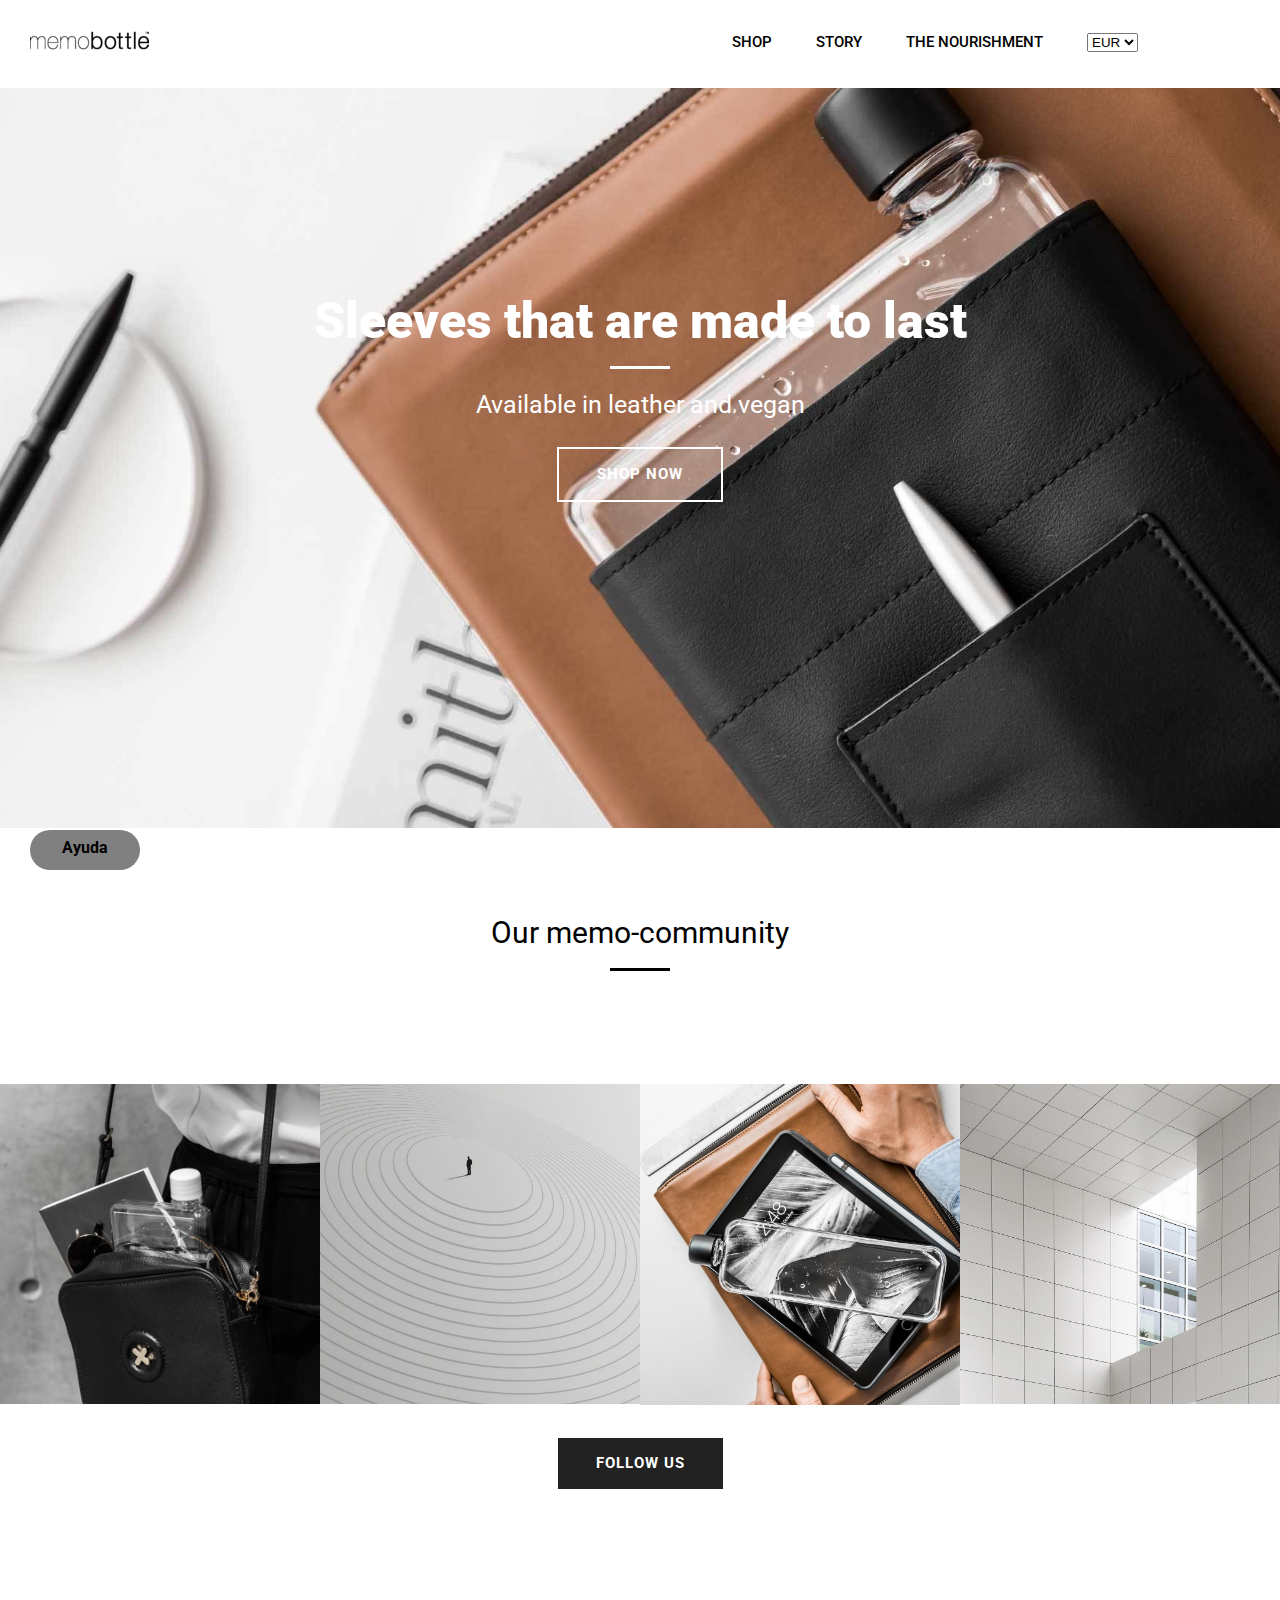
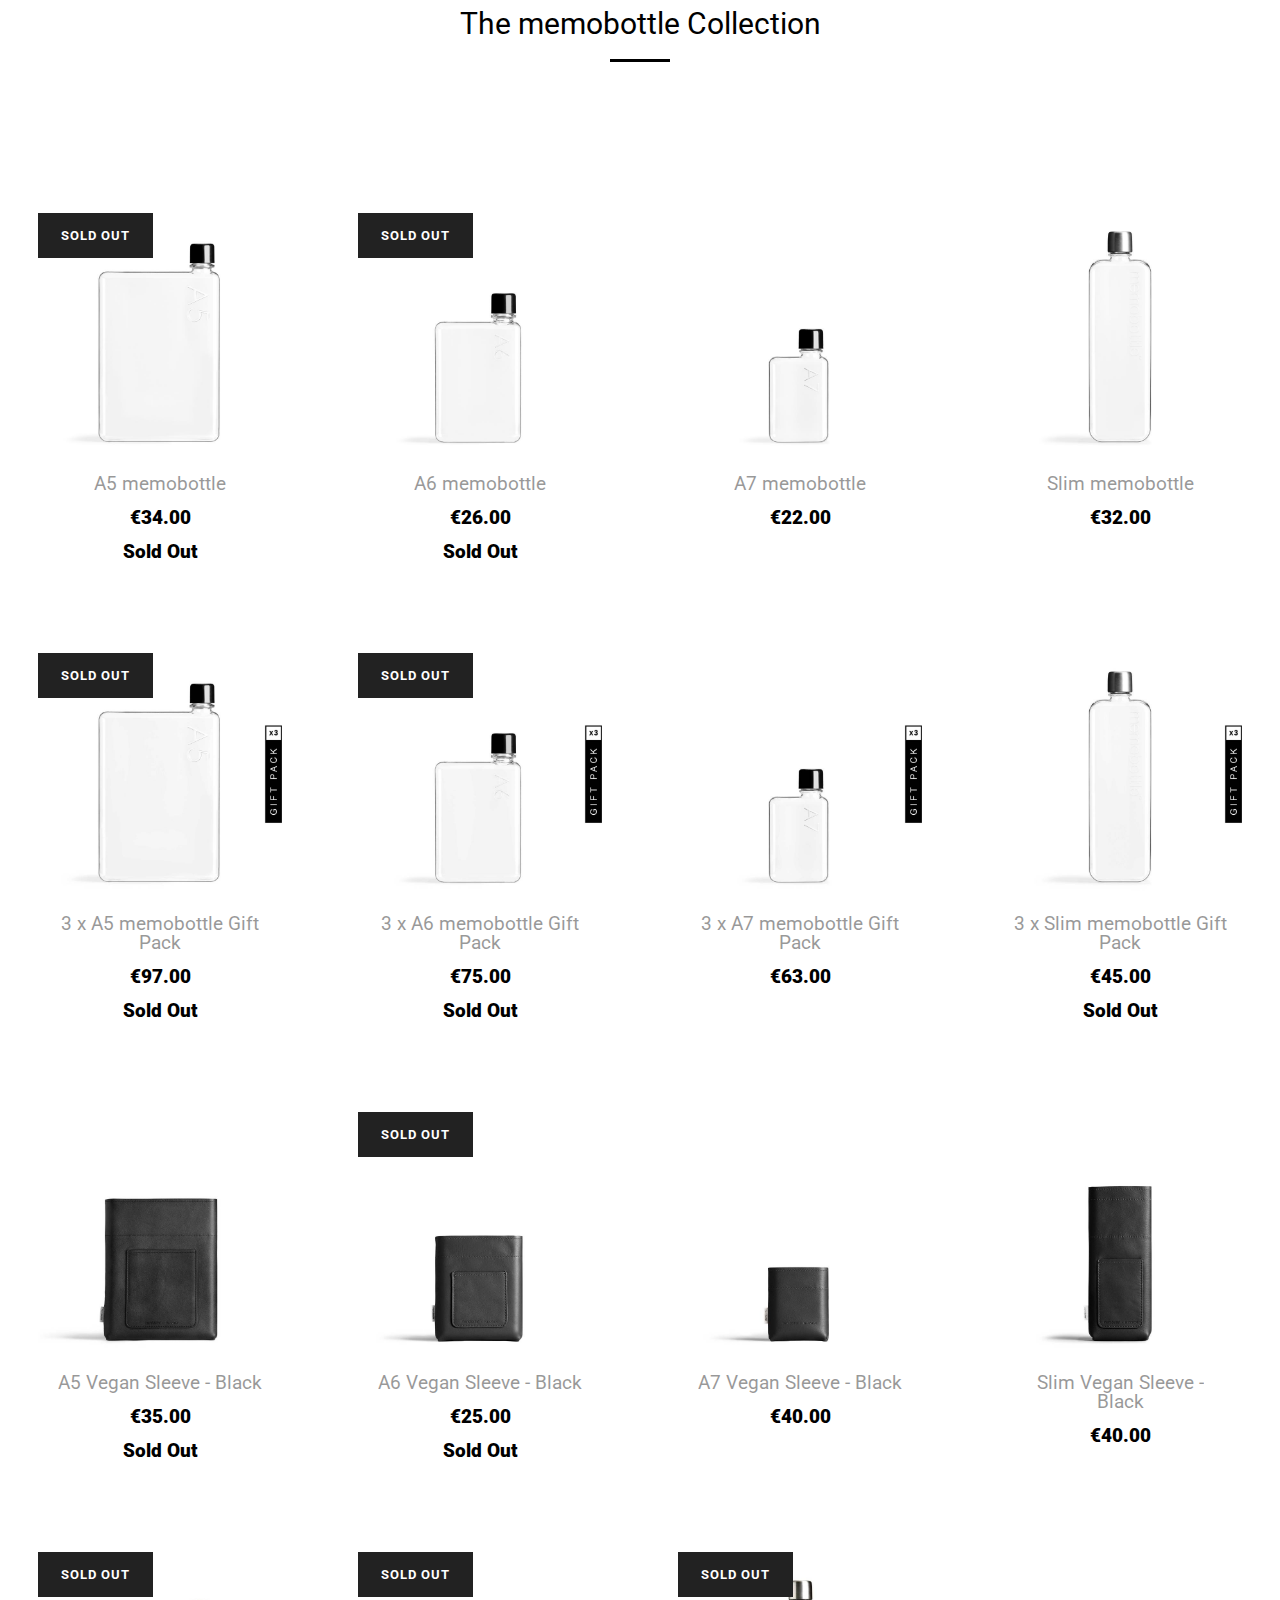
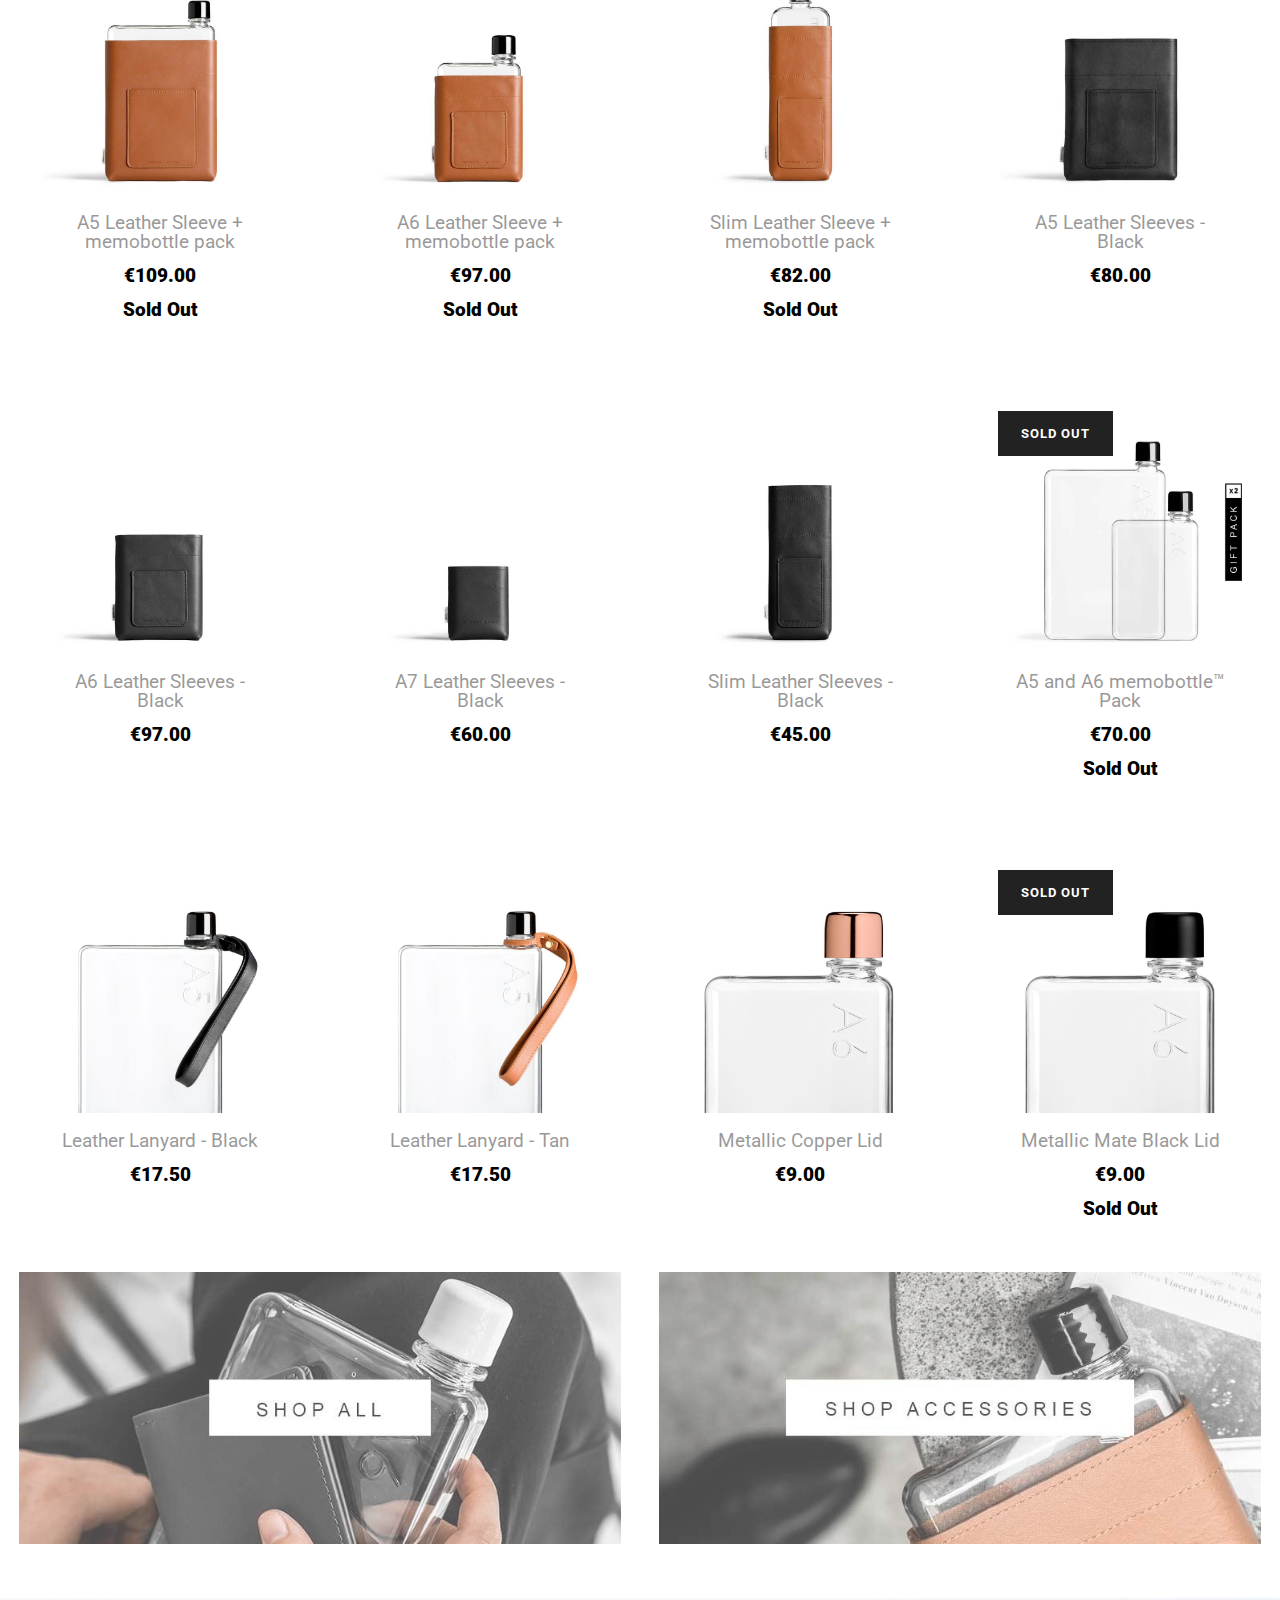
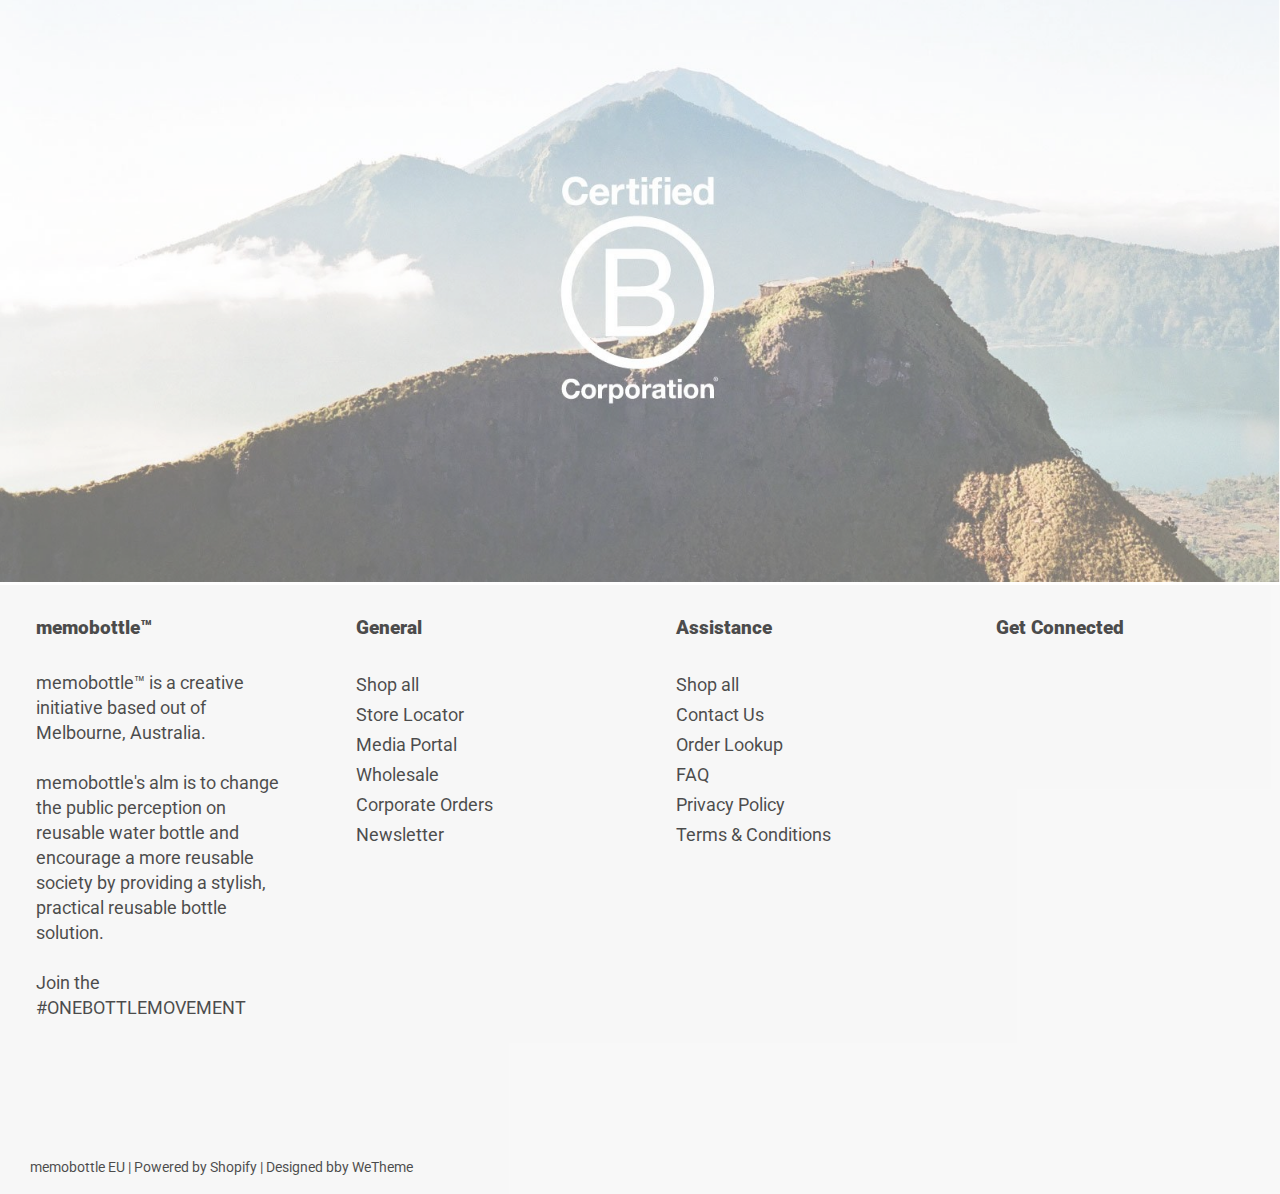
<file: index.html>
<!DOCTYPE html>
<html lang="es">

<head>
    <meta charset="utf-8" />
    <title>Base de código</title>
    <!--<meta name=viewport content="initial-scale=1.0, width=device-width" />-->
    <link rel="stylesheet" href="css/reset.css" />
    <link rel="stylesheet" href="css/estilos.css" />
    <link rel="stylesheet" href="https://use.fontawesome.com/releases/v5.8.1/css/all.css" integrity="sha384-50oBUHEmvpQ+1lW4y57PTFmhCaXp0ML5d60M1M7uH2+nqUivzIebhndOJK28anvf" crossorigin="anonymous">
</head>

<body>
    <div class="nav-bar">
        <div class="burger">
            <a href="index.html" class=lanzador-menu id="enlace-menu">
                <i class="fas fa-bars"></i>
            </a></div>
        
        <div class="cart">
            <a href="/cart" class="site-header__cart-toggle js-drawer-open-right-link" aria-controls="CartDrawer" aria-expanded="false"></a>
                        <i class="fa fa-shopping-cart fa-lg"></i></div>
        
        <div>
            <a href="index.html">
                <img src="img/logo.png">
            </a></div>
        
        
        <div id="menu" class="navegacion">
            <ul class="site-nav">
                
                <li><a href="index.html">Shop</a></li>
                <li><a href="story.html">Story</a></li>
                <li><a href="story.html">The Nourishment</a></li>

            </ul>

            <ul class="icon-links">
                <li>
                    <select class="idiom" name="currencies">
                        <option value="EUR" selected="selected">EUR</option>
                        <option value="GBP">GBP</option>
                        <option value="SEK">SEK</option>
                        <option value="NOK">NOK</option>
                        <option value="CHF">CHF</option>
                        <option value="DKK">DKK</option>
                        <option value="RUB">RUB</option>
                        <option value="HRK">HRK</option>
                        <option value="CZK">CZK</option>
                    </select>

                </li>

                <li>
                    <a href="/search" class="search-button">
            <i class="fas fa-search fa-lg"></i>
                    </a>
                </li>


            </ul>
        </div>

    </div>

    <div class="banner">
        <div class="textbanner">
    <h1>Sleeves that are made to last</h1>
            <hr class="line">
            <div>
            <span>Available in leather and vegan</span>
                </div>
            <a href="index.html" class="shopnow">SHOP NOW</a>
            
            </div>
        <div class="helpbutton">
            
        <a href="index.html" class="help"><i class="far fa-question-circle"></i><span> Ayuda</span></a>
        
        </div>
</div>
    
<div class="memo">
    <div class="title">
    <h2> Our memo-community</h2>
    <hr class="line"> </div>
    <div class="grid">
    <div class="square">
    <img src="img/home/one.jpg"></div>
    <div class="square">
    <img src="img/home/two.jpg"></div>
    <div class="square">
        <img src="img/home/three.jpg"></div>
    <div class="square">
        <img src="img/home/four.jpg"></div>
    </div>
     <a href="index.html" class="button">FOLLOW US</a>
    
    </div>
    
   <div class="memo">
    <div class="title">
    <h2> The memobottle Collection</h2>
    <hr class="line"> </div>
       
       
    <div class="grid">
    <div class="square shop">
        <a href="index.html">
            <div class="soldout">SOLD OUT</div>
    <img src="img/home/productos/1.jpg">
        <div class="product name">A5 memobottle</div>
        <div class="product price">€34.00</div>
       <div class="product status">Sold Out</div>
        </a></div>
        
           <div class="square shop">
                <a href="index.html">
                    <div class="soldout">SOLD OUT</div>
    <img src="img/home/productos/2.jpg">
        <div class="product name">A6 memobottle</div>
        <div class="product price">€26.00</div>
       <div class="product status">Sold Out</div>
        </a></div>
        
           <div class="square shop">
                <a href="index.html">
    <img src="img/home/productos/3.jpg">
        <div class="product name">A7 memobottle</div>
        <div class="product price">€22.00</div>
      
        </a></div>
        
           <div class="square shop">
                <a href="index.html">
    <img src="img/home/productos/4.jpg">
        <div class="product name">Slim memobottle</div>
        <div class="product price">€32.00</div>
       
        </a></div>
        
           <div class="square shop">
                <a href="index.html">
                    <div class="soldout">SOLD OUT</div>
    <img src="img/home/productos/5.jpg">
        <div class="product name">3 x A5 memobottle Gift Pack</div>
        <div class="product price">€97.00</div>
       <div class="product status">Sold Out</div>
        </a></div>
        
           <div class="square shop">
               <a href="index.html"> 
                   <div class="soldout">SOLD OUT</div>
    <img src="img/home/productos/6.jpg">
        <div class="product name">3 x A6 memobottle Gift Pack</div>
        <div class="product price">€75.00</div>
       <div class="product status">Sold Out</div>
        </a></div>
        
           <div class="square shop">
               <a href="index.html"> 
    <img src="img/home/productos/7.jpg">
        <div class="product name">3 x A7 memobottle Gift Pack</div>
        <div class="product price">€63.00</div>
      
        </a></div>
        
           <div class="square shop">
               <a href="index.html">
    <img src="img/home/productos/8.jpg">
        <div class="product name">3 x Slim memobottle Gift Pack</div>
        <div class="product price">€45.00</div>
       <div class="product status">Sold Out</div>
       </a></div>
        
           <div class="square shop">
               <a href="index.html">
    <img src="img/home/productos/9.jpg">
        <div class="product name">A5 Vegan Sleeve - Black</div>
        <div class="product price">€35.00</div>
       <div class="product status">Sold Out</div>
        </a></div>
        
           <div class="square shop">
               <a href="index.html">
                   <div class="soldout">SOLD OUT</div>
    <img src="img/home/productos/10.jpg">
        <div class="product name">A6 Vegan Sleeve - Black</div>
        <div class="product price">€25.00</div>
       <div class="product status">Sold Out</div>
        </a></div>
        
           <div class="square shop">
               <a href="index.html">
    <img src="img/home/productos/11.jpg">
        <div class="product name">A7 Vegan Sleeve - Black</div>
        <div class="product price">€40.00</div>

        </a></div>
        
           <div class="square shop">
               <a href="index.html">
    <img src="img/home/productos/12.jpg">
        <div class="product name">Slim Vegan Sleeve - Black</div>
        <div class="product price">€40.00</div>
  
        </a></div>
        
           <div class="square shop">
               <a href="index.html">
                   <div class="soldout">SOLD OUT</div>
    <img src="img/home/productos/13.jpg">
        <div class="product name">A5 Leather Sleeve + memobottle pack</div>
        <div class="product price">€109.00</div>
       <div class="product status">Sold Out</div>
        </a></div>
        
           <div class="square shop">
               <a href="index.html">
                   <div class="soldout">SOLD OUT</div>
    <img src="img/home/productos/14.jpg">
        <div class="product name">A6 Leather Sleeve + memobottle pack</div>
        <div class="product price">€97.00</div>
       <div class="product status">Sold Out</div>
        </a></div>
        
           <div class="square shop">
               <a href="index.html">
                   <div class="soldout">SOLD OUT</div>
    <img src="img/home/productos/15.jpg">
        <div class="product name">Slim Leather Sleeve + memobottle pack</div>
        <div class="product price">€82.00</div>
       <div class="product status">Sold Out</div>
        </a></div>
        
           <div class="square shop">
               <a href="index.html">
    <img src="img/home/productos/16.jpg">
        <div class="product name">A5 Leather Sleeves - Black</div>
        <div class="product price">€80.00</div>
    
        </a></div>
        
           <div class="square shop">
               <a href="index.html">
    <img src="img/home/productos/17.jpg">
        <div class="product name">A6 Leather Sleeves - Black</div>
        <div class="product price">€97.00</div>
     
        </a></div>
        
           <div class="square shop">
               <a href="index.html">
    <img src="img/home/productos/18.jpg">
        <div class="product name">A7 Leather Sleeves - Black</div>
        <div class="product price">€60.00</div>

        </a></div>
        
           <div class="square shop">
               <a href="index.html">
    <img src="img/home/productos/19.jpg">
        <div class="product name">Slim Leather Sleeves - Black</div>
        <div class="product price">€45.00</div>

        </a></div>
        
           <div class="square shop">
               <a href="index.html">
                   <div class="soldout">SOLD OUT</div>
    <img src="img/home/productos/20.jpg">
        <div class="product name">A5 and A6 memobottle™ Pack</div>
        <div class="product price">€70.00</div>
       <div class="product status">Sold Out</div>
        </a></div>
        
           <div class="square shop">
               <a href="index.html">
    <img src="img/home/productos/21.jpg">
        <div class="product name">Leather Lanyard - Black</div>
        <div class="product price">€17.50</div>

        </a></div>
        
           <div class="square shop">
               <a href="index.html">
    <img src="img/home/productos/22.jpg">
        <div class="product name">Leather Lanyard - Tan</div>
        <div class="product price">€17.50</div>

        </a></div>
        
           <div class="square shop">
               <a href="index.html">
    <img src="img/home/productos/23.jpg">
        <div class="product name">Metallic Copper Lid</div>
        <div class="product price">€9.00</div>

        </a></div>
        
           <div class="square shop">
               <a href="index.html">
                   <div class="soldout">SOLD OUT</div>
    <img src="img/home/productos/24.jpg">
        <div class="product name">Metallic Mate Black Lid</div>
        <div class="product price">€9.00</div>
       <div class="product status">Sold Out</div>
        </a></div>
        
       </div>
    

    <div class="grid">
    <div class="rectangle">
    <img src="img/home/shopall.jpg"></div>
    <div class="rectangle">
    <img src="img/home/shopaccesories.jpg"></div>
        <div class="rectangle big">
    <img src="img/home/corp.jpg"></div>
       </div>
       
    </div>
       <footer>
           <div class="info">
    <div class="column">
           <h1>memobottle™</h1>
        <span>memobottle™ is a creative initiative based out of Melbourne, Australia.<br><br>
        memobottle's alm is to change the public perception on reusable water bottle and encourage a more reusable society by providing a stylish,   practical reusable bottle solution.<br><br>
        Join the #ONEBOTTLEMOVEMENT</span></div>
           <div class="column">
           <h1>General</h1>
        <a href="index.html">Shop all</a><br>
               <a href="index.html">Store Locator</a><br>
               <a href="index.html">Media Portal</a><br>
               <a href="index.html">Wholesale</a><br>
               <a href="index.html">Corporate Orders</a><br>
               <a href="index.html">Newsletter</a><br>
           </div>
           <div class="column">
           <h1>Assistance</h1>
        <a href="index.html">Shop all</a><br>
               <a href="index.html">Contact Us</a><br>
               <a href="index.html">Order Lookup</a><br>
               <a href="index.html">FAQ</a><br>
               <a href="index.html">Privacy Policy</a><br>
               <a href="index.html">Terms &amp; Conditions</a><br>
           </div>
           <div class="column">
           <h1>Get Connected</h1>
            <i class="fab fa-facebook-f"></i>
            <i class="fab fa-instagram"></i>
           </div>
                 </div>
           <div class="footerline">
        <div class="copyright">memobottle EU | Powered by Shopify | Designed bby WeTheme</div>
           <div class="sponsor">
              <i class="fab fa-apple-pay"></i>
               <i class="fab fa-cc-mastercard"></i>
               <i class="fab fa-cc-paypal"></i>
               <i class="fab fa-cc-visa"></i></div>
               </div>
  
    </footer>
    		<script src="js/javascript.js"></script>
</body>
 
            

</html>
</file>
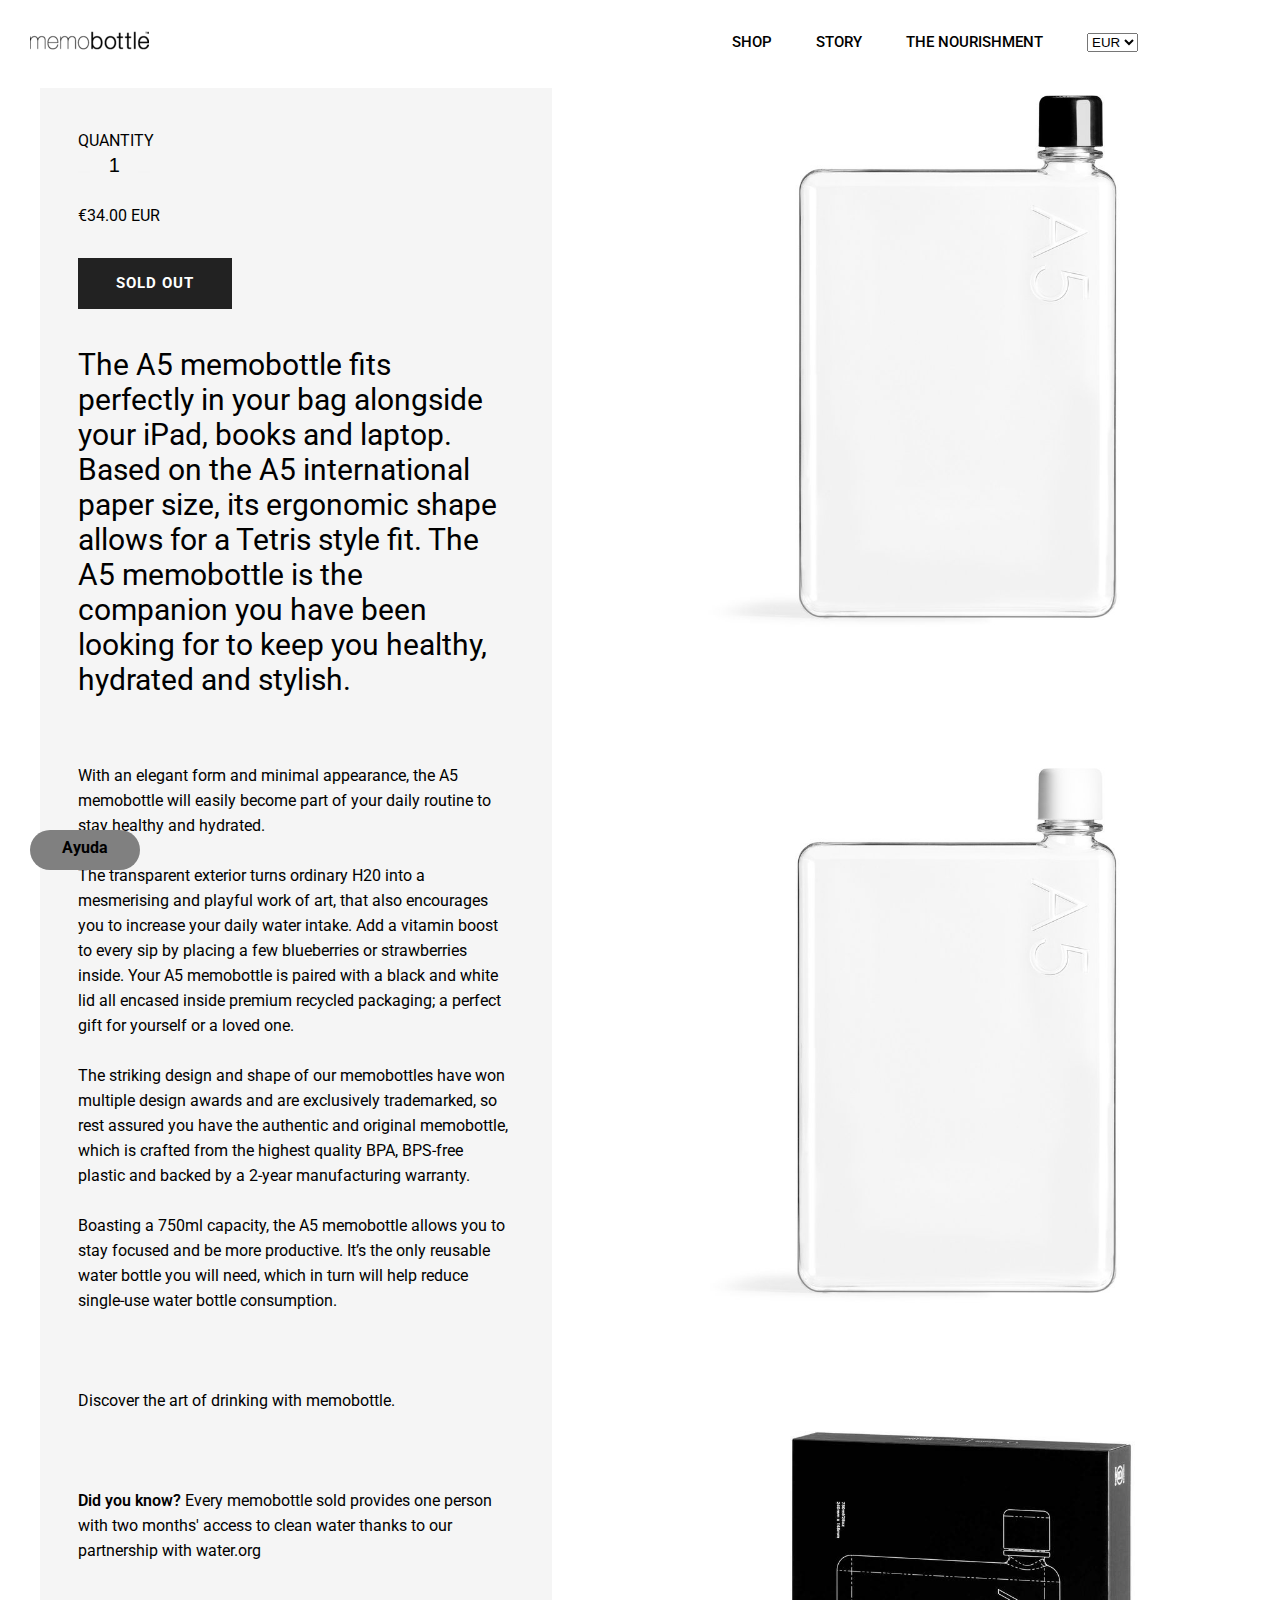
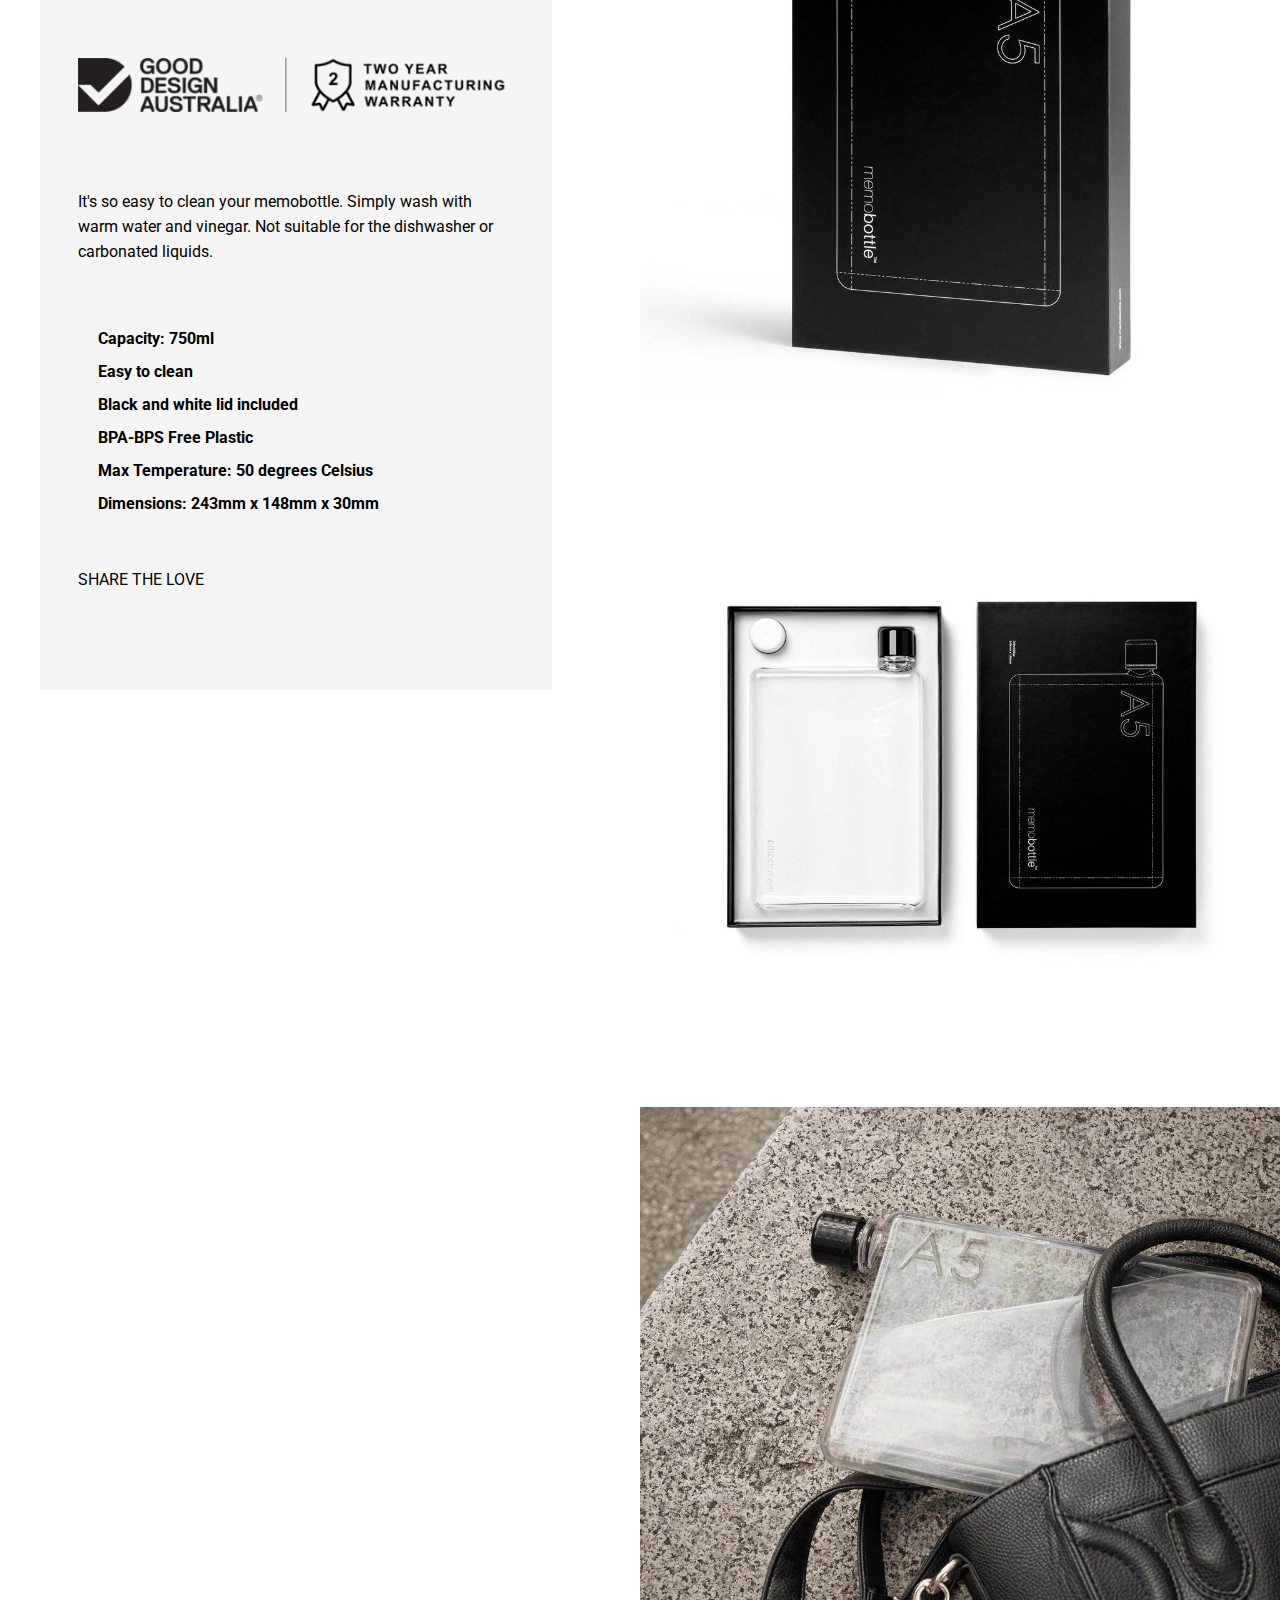
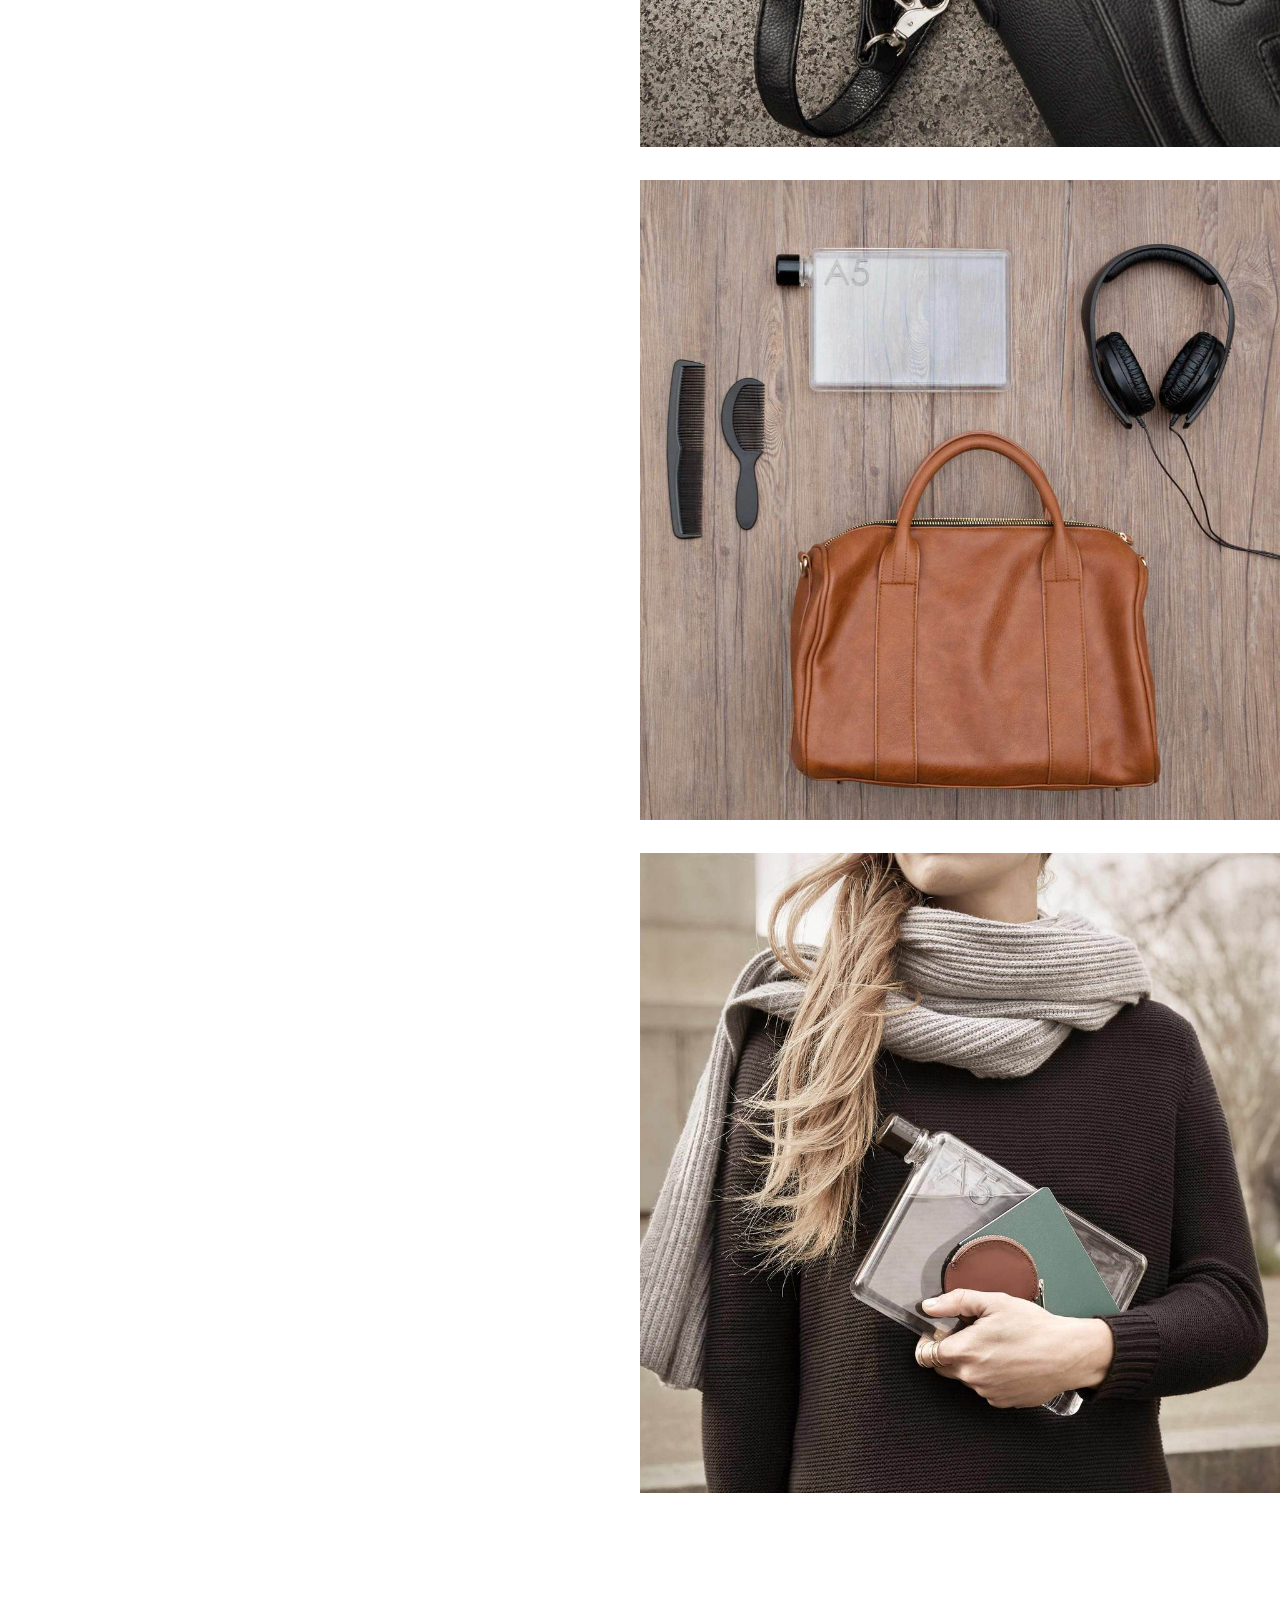
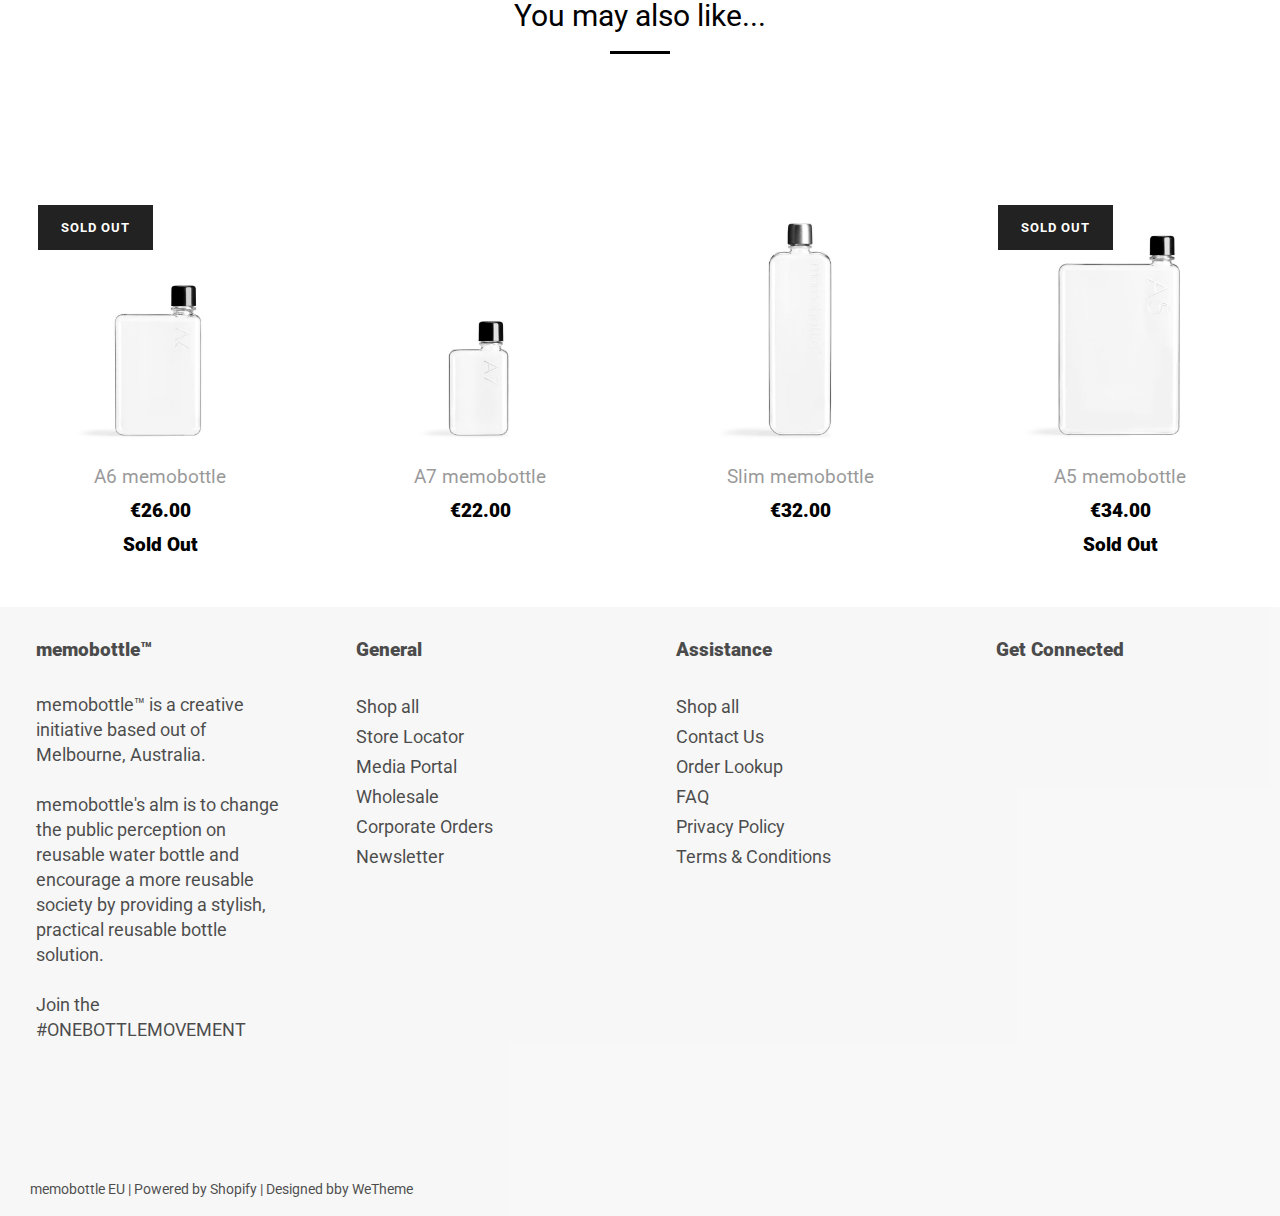
<file: product.html>
<!DOCTYPE html>
<html lang="es">

<head>
    <meta charset="utf-8" />
    <title>Base de código</title>
    <!--<meta name=viewport content="initial-scale=1.0, width=device-width" />-->
    <link rel="stylesheet" href="css/reset.css" />
    <link rel="stylesheet" href="css/estilos.css" />
    <link rel="stylesheet" href="https://use.fontawesome.com/releases/v5.8.1/css/all.css" integrity="sha384-50oBUHEmvpQ+1lW4y57PTFmhCaXp0ML5d60M1M7uH2+nqUivzIebhndOJK28anvf" crossorigin="anonymous">
</head>

<body>
        <div class="nav-bar">
        <div class="burger">
            <a href="index.html" class=lanzador-menu id="enlace-menu">
                <i class="fas fa-bars"></i>
            </a></div>
        
        <div class="cart">
            <a href="/cart" class="site-header__cart-toggle js-drawer-open-right-link" aria-controls="CartDrawer" aria-expanded="false"></a>
                        <i class="fa fa-shopping-cart fa-lg"></i></div>
        
        <div>
            <a href="index.html">
                <img src="img/logo.png">
            </a></div>
        
        
        <div id="menu" class="navegacion">
            <ul class="site-nav">
                
                <li><a href="index.html">Shop</a></li>
                <li><a href="story.html">Story</a></li>
                <li><a href="story.html">The Nourishment</a></li>

            </ul>

            <ul class="icon-links">
                <li>
                    <select class="idiom" name="currencies">
                        <option value="EUR" selected="selected">EUR</option>
                        <option value="GBP">GBP</option>
                        <option value="SEK">SEK</option>
                        <option value="NOK">NOK</option>
                        <option value="CHF">CHF</option>
                        <option value="DKK">DKK</option>
                        <option value="RUB">RUB</option>
                        <option value="HRK">HRK</option>
                        <option value="CZK">CZK</option>
                    </select>

                </li>

                <li>
                    <a href="/search" class="search-button">
            <i class="fas fa-search fa-lg"></i>
                    </a>
                </li>


            </ul>
        </div>

    </div>


    <div class="helpbutton">

        <a href="index.html" class="help"><i class="far fa-question-circle"></i><span> Ayuda</span></a>

    </div>

    <div class="productgrid">

        <div class="techspecs">
            <h1> A5 memobottle</h1>
            <span>QUANTITY</span><br>

            <div class="js-qty">
                <button type="button" class="less">
                    <i class="fas fa-minus"></i>
                </button>
                <input type="text" class="quantity" value="1" min="1" data-id="" aria-label="quantity" pattern="[0-9]*" name="quantity" id="Quantity">
                <button type="button" class="more">
                    <i class="fas fa-plus"></i>
                </button>
            </div>




            <span class="price eur">€34.00 EUR</span><br>
            <a href="index.html" class="button out">SOLD OUT</a><br>
            <h2>The A5 memobottle fits perfectly in your bag alongside your iPad, books and laptop. Based on the A5 international paper size, its ergonomic shape allows for a Tetris style fit. The A5 memobottle is the companion you have been looking for to keep you healthy, hydrated and stylish. </h2><br>
            <span>
                With an elegant form and minimal appearance, the A5 memobottle will easily become part of your daily routine to stay healthy and hydrated.<br><br>

                The transparent exterior turns ordinary H20 into a mesmerising and playful work of art, that also encourages you to increase your daily water intake. Add a vitamin boost to every sip by placing a few blueberries or strawberries inside. Your A5 memobottle is paired with a black and white lid all encased inside premium recycled packaging; a perfect gift for yourself or a loved one.<br><br>

                The striking design and shape of our memobottles have won multiple design awards and are exclusively trademarked, so rest assured you have the authentic and original memobottle, which is crafted from the highest quality BPA, BPS-free plastic and backed by a 2-year manufacturing warranty.<br><br>

                Boasting a 750ml capacity, the A5 memobottle allows you to stay focused and be more productive. It’s the only reusable water bottle you will need, which in turn will help reduce single-use water bottle consumption.<br><br><br><br>



                Discover the art of drinking with memobottle.<br><br><br><br>


                <span class="weight">Did you know?</span> Every memobottle sold provides one person with two months' access to clean water thanks to our partnership with water.org<br><br>



                <img src="img/product/goodd.png"><br>



                It's so easy to clean your memobottle. Simply wash with warm water and vinegar. Not suitable for the dishwasher or carbonated liquids.</span>
<div>
<ul>
<li><i class="fas fa-circle"></i>  Capacity: 750ml</li>
<li><i class="fas fa-circle"></i> Easy to clean</li>
<li><i class="fas fa-circle"></i> Black and white lid included</li>
<li><i class="fas fa-circle"></i> BPA-BPS Free Plastic</li>
<li><i class="fas fa-circle"></i> Max Temperature: 50 degrees Celsius</li>
<li><i class="fas fa-circle"></i> Dimensions: 243mm x 148mm x 30mm</li>
</ul>
</div>
            SHARE THE LOVE<br>
            <div class="socialmedia">
            <i class="fab fa-facebook-f"></i>
            <i class="fab fa-twitter"></i>
            <i class="fab fa-pinterest"></i>
            </div>
            
        </div>

        <div class="productgrid second">


            <div class="techgallery">
                <img src="img/product/galeria/1b.jpg">
            </div>

            <div class="techgallery none">
                <img src="img/product/galeria/1.jpg">
            </div>
            <div class="techgallery none">
                <img src="img/product/galeria/2.jpg">
            </div>
            <div class="techgallery none">
                <img src="img/product/galeria/3.jpg">
            </div>
            <div class="techgallery none">
                <img src="img/product/galeria/4.jpg">
            </div>
            <div class="techgallery none">
                <img src="img/product/galeria/5.jpg">
            </div>
            <div class="techgallery none">
                <img src="img/product/galeria/6.jpg">
            </div>



        </div>

    </div>
    <div class="title">
        <h2> You may also like...</h2>
        <hr class="line">
    </div>


    <div class="grid">


        <div class="square shop">
            <a href="index.html">
                <div class="soldout">SOLD OUT</div>
                <img src="img/home/productos/2.jpg">
                <div class="product name">A6 memobottle</div>
                <div class="product price">€26.00</div>
                <div class="product status">Sold Out</div>
            </a></div>

        <div class="square shop">
            <a href="index.html">
                <img src="img/home/productos/3.jpg">
                <div class="product name">A7 memobottle</div>
                <div class="product price">€22.00</div>

            </a></div>

        <div class="square shop">
            <a href="index.html">
                <img src="img/home/productos/4.jpg">
                <div class="product name">Slim memobottle</div>
                <div class="product price">€32.00</div>
            </a></div>

        <div class="square shop">
            <a href="index.html">
                <div class="soldout">SOLD OUT</div>
                <img src="img/home/productos/1.jpg">
                <div class="product name">A5 memobottle</div>
                <div class="product price">€34.00</div>
                <div class="product status">Sold Out</div>
            </a></div>

    </div>



    <footer>
        <div class="info">
            <div class="column">
                <h1>memobottle™</h1>
                <span>memobottle™ is a creative initiative based out of Melbourne, Australia.<br><br>
                    memobottle's alm is to change the public perception on reusable water bottle and encourage a more reusable society by providing a stylish, practical reusable bottle solution.<br><br>
                    Join the #ONEBOTTLEMOVEMENT</span>
            </div>
            <div class="column">
                <h1>General</h1>
                <a href="index.html">Shop all</a><br>
                <a href="index.html">Store Locator</a><br>
                <a href="index.html">Media Portal</a><br>
                <a href="index.html">Wholesale</a><br>
                <a href="index.html">Corporate Orders</a><br>
                <a href="index.html">Newsletter</a><br>
            </div>
            <div class="column">
                <h1>Assistance</h1>
                <a href="index.html">Shop all</a><br>
                <a href="index.html">Contact Us</a><br>
                <a href="index.html">Order Lookup</a><br>
                <a href="index.html">FAQ</a><br>
                <a href="index.html">Privacy Policy</a><br>
                <a href="index.html">Terms &amp; Conditions</a><br>
            </div>
            <div class="column">
                <h1>Get Connected</h1>
                <i class="fab fa-facebook-f"></i>
                <i class="fab fa-instagram"></i>
            </div>
        </div>
        <div class="footerline">
            <div class="copyright">memobottle EU | Powered by Shopify | Designed bby WeTheme</div>
            <div class="sponsor">
                <i class="fab fa-cc-amex"></i>
                <i class="fab fa-apple-pay"></i>
                <i class="fab fa-cc-mastercard"></i>
                <i class="fab fa-cc-paypal"></i>
                <i class="fab fa-cc-visa"></i></div>
        </div>

    </footer>
    		<script src="js/javascript.js"></script>
</body>



</html>
</file>
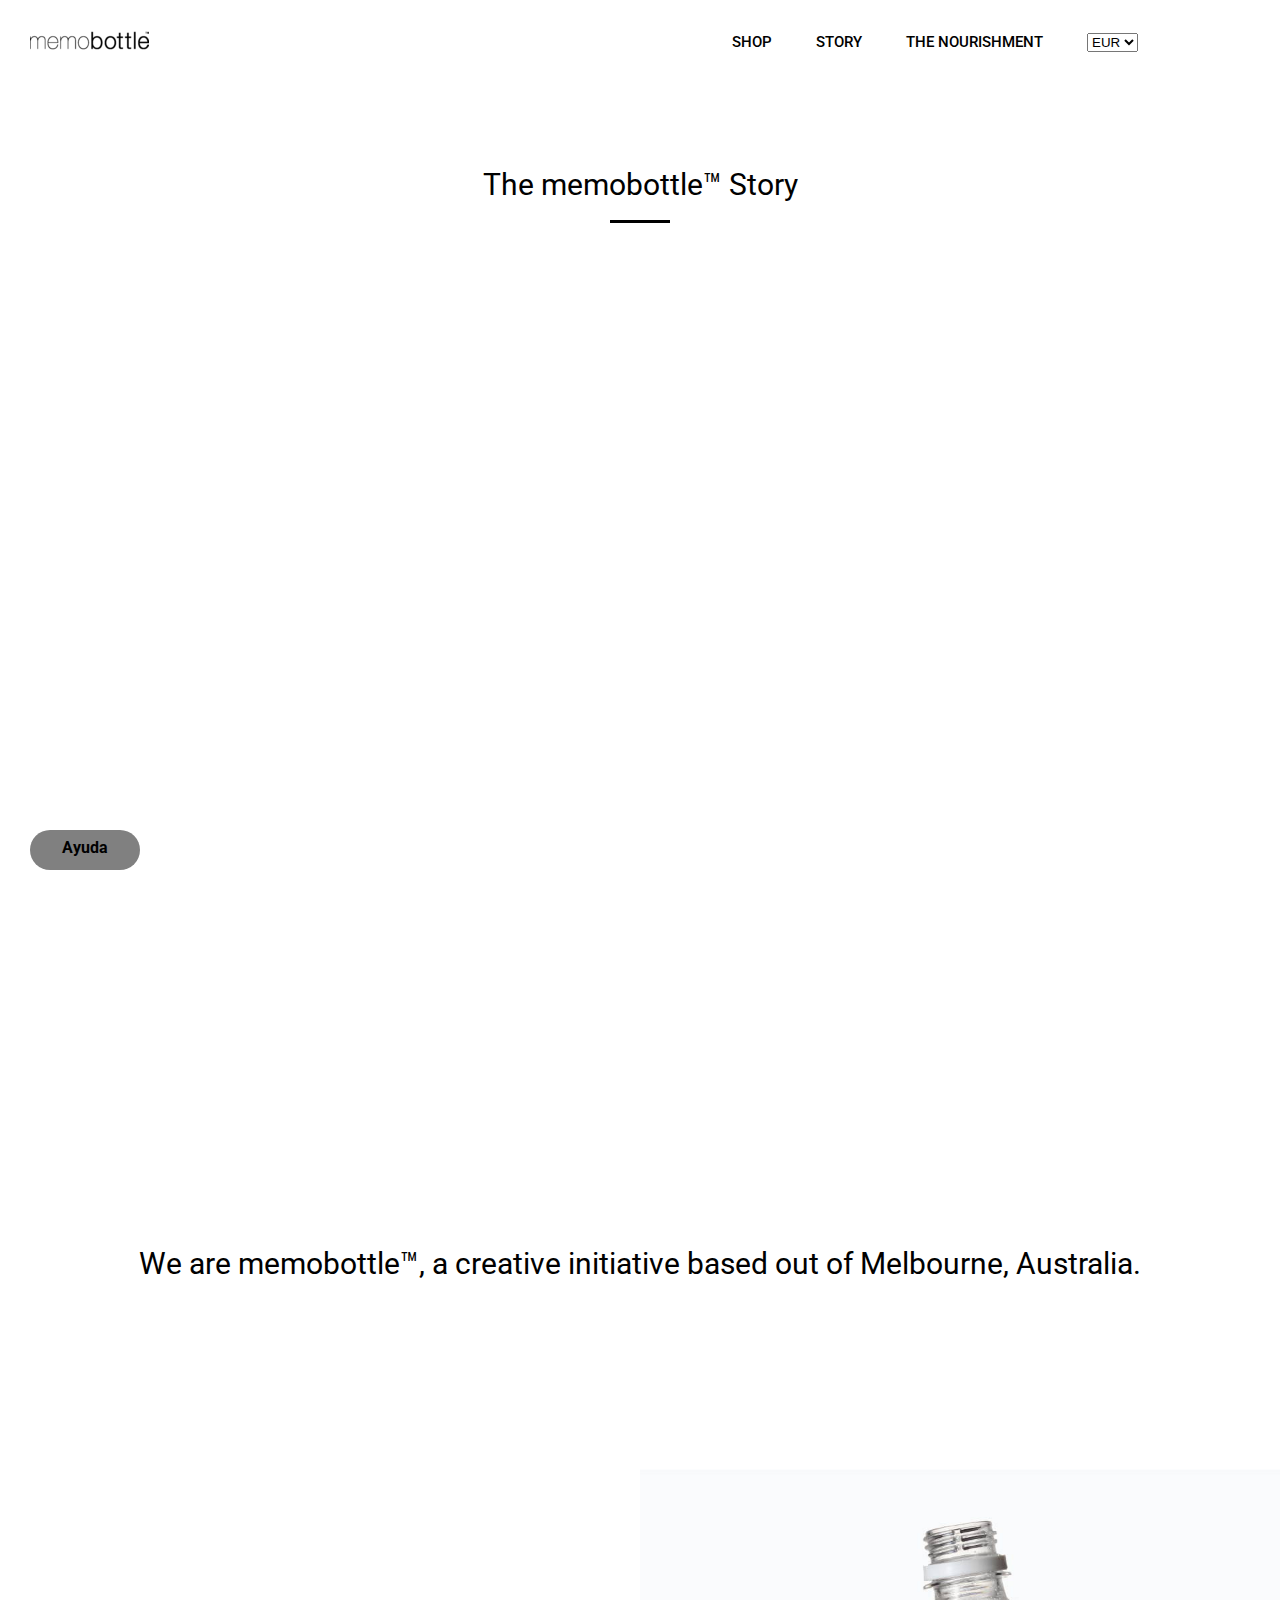
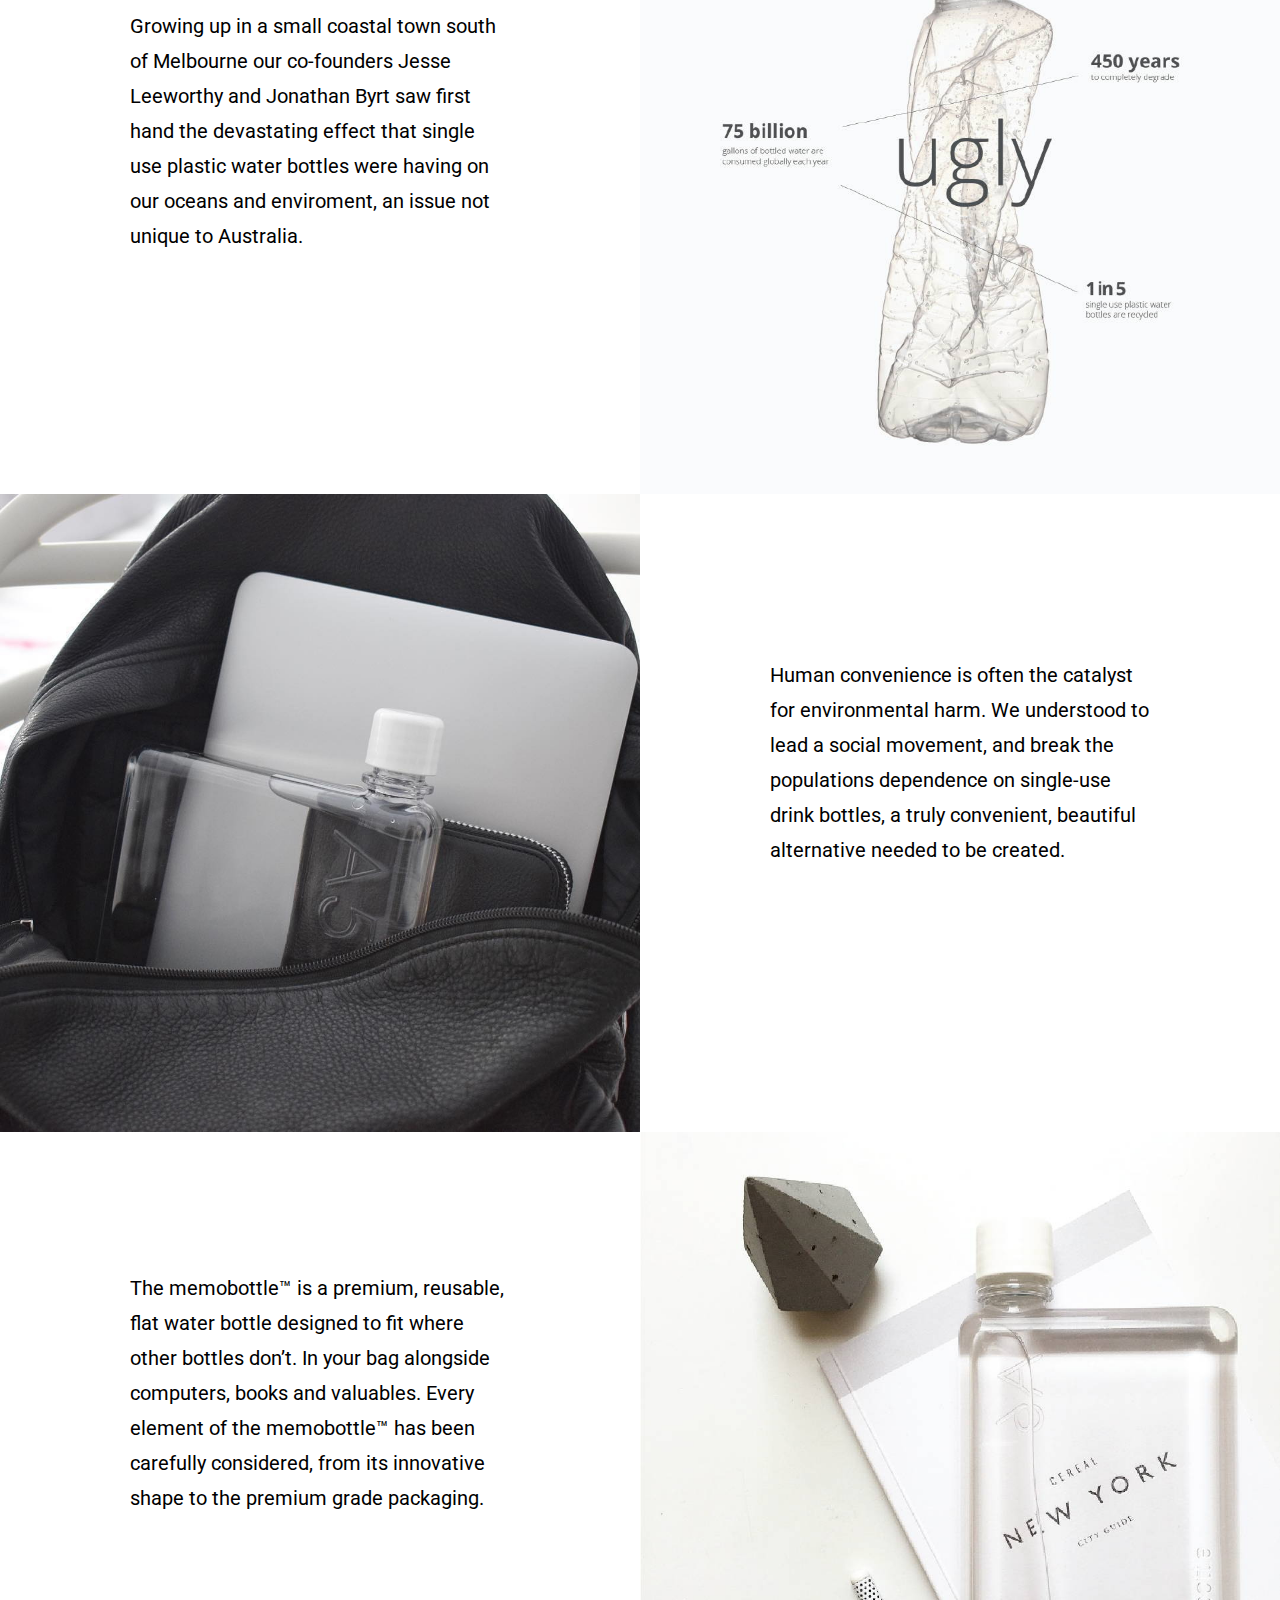
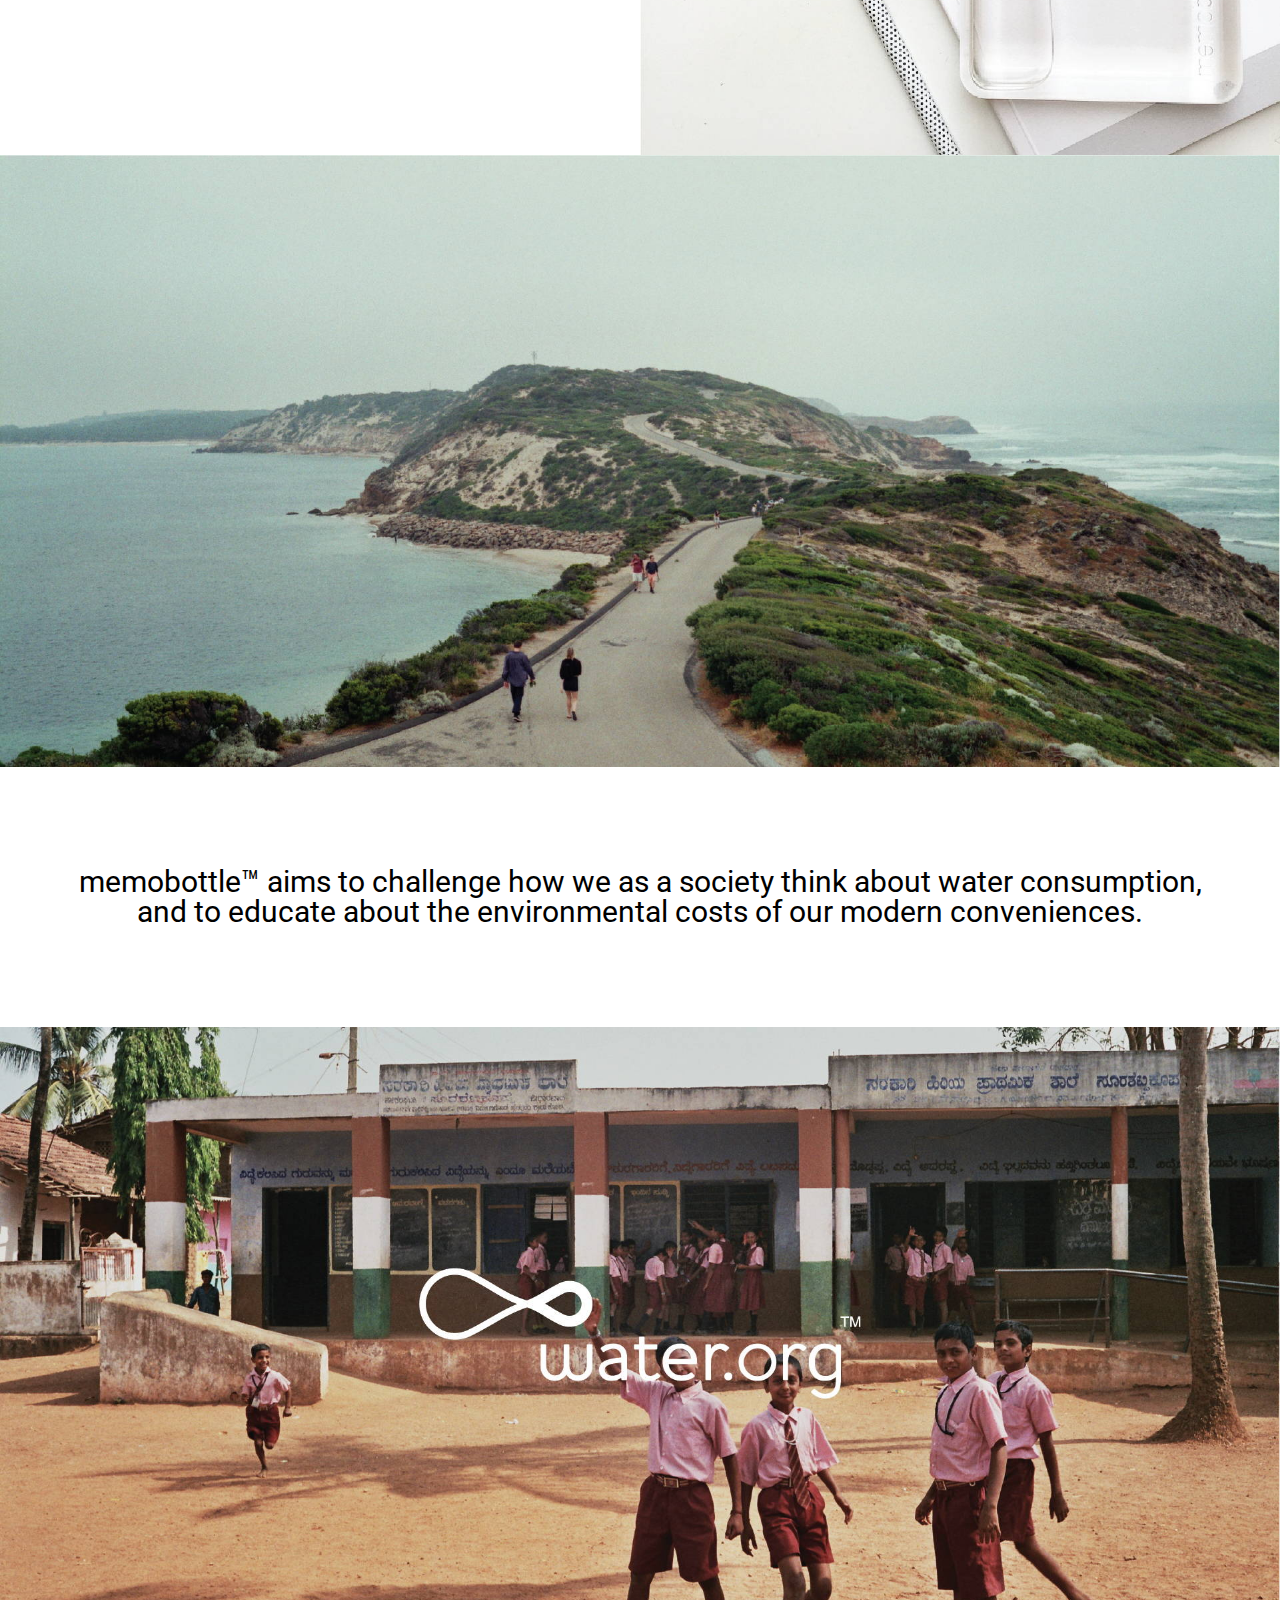
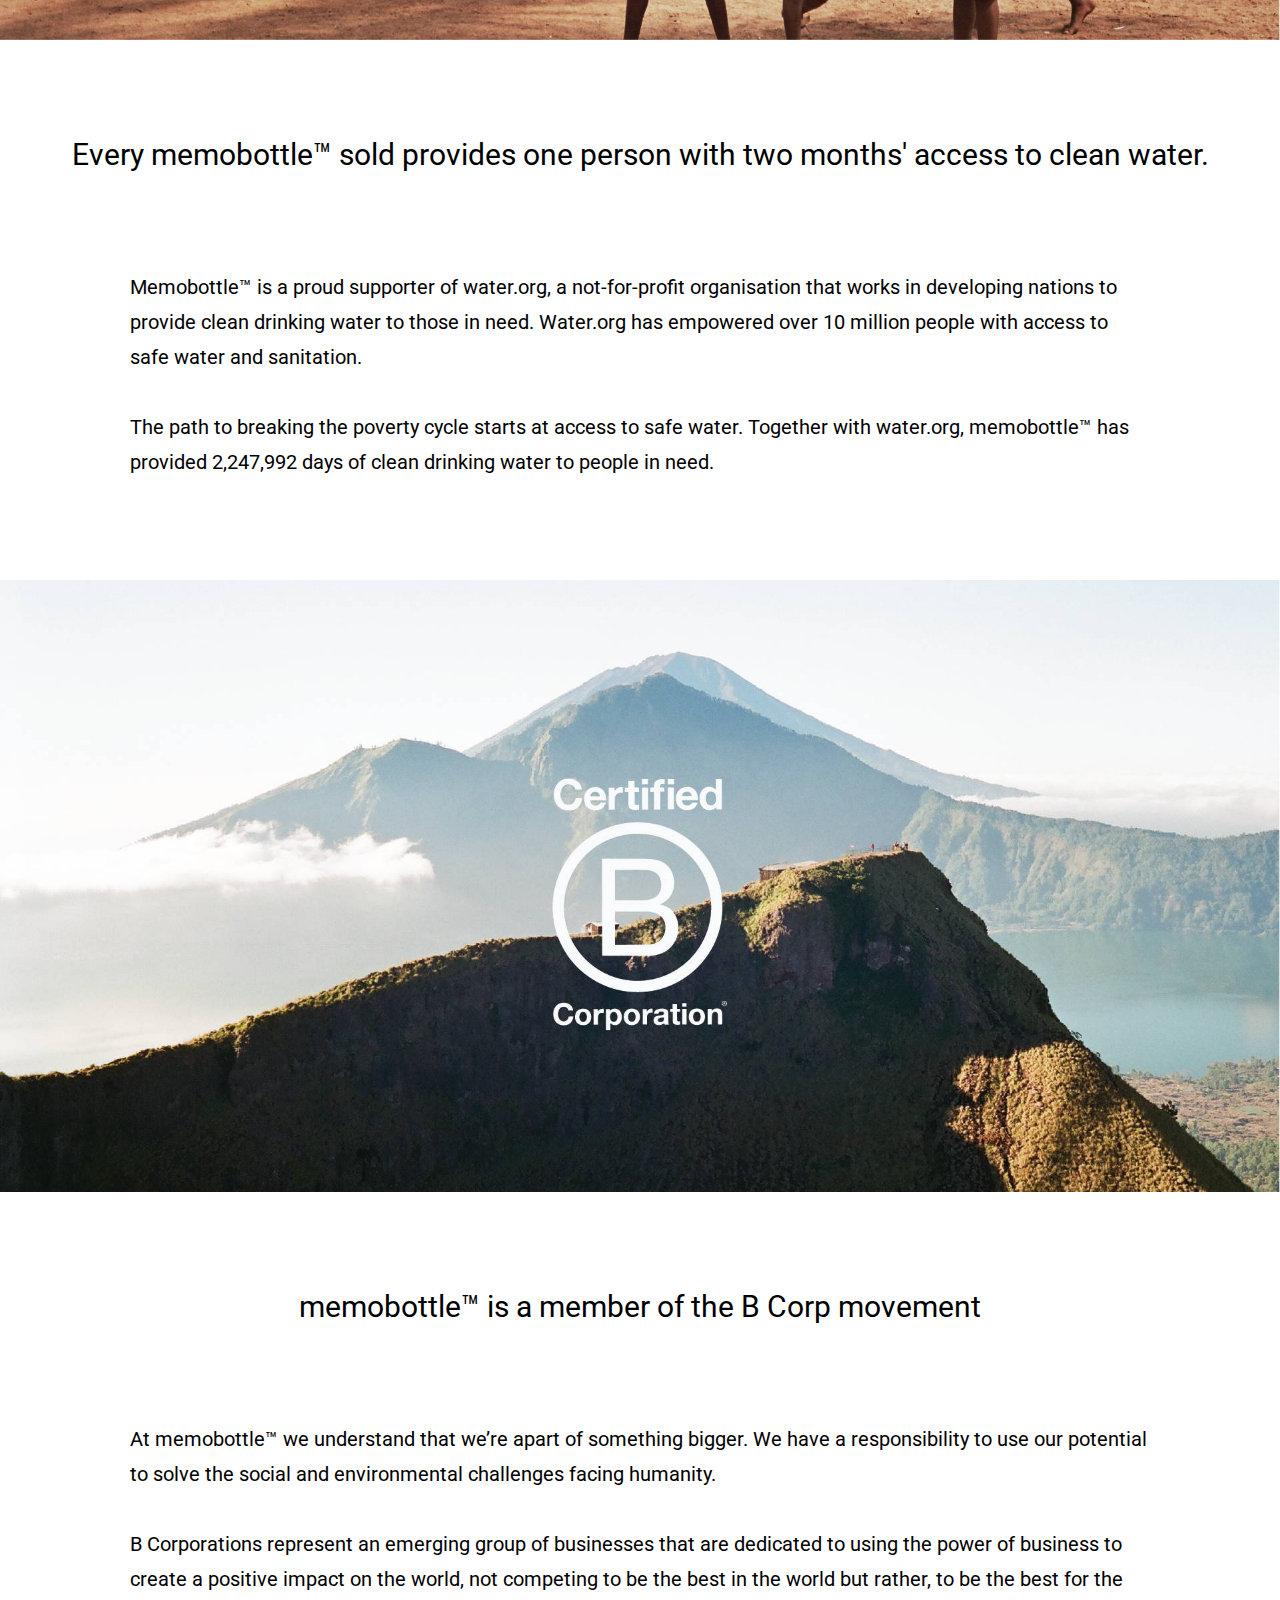
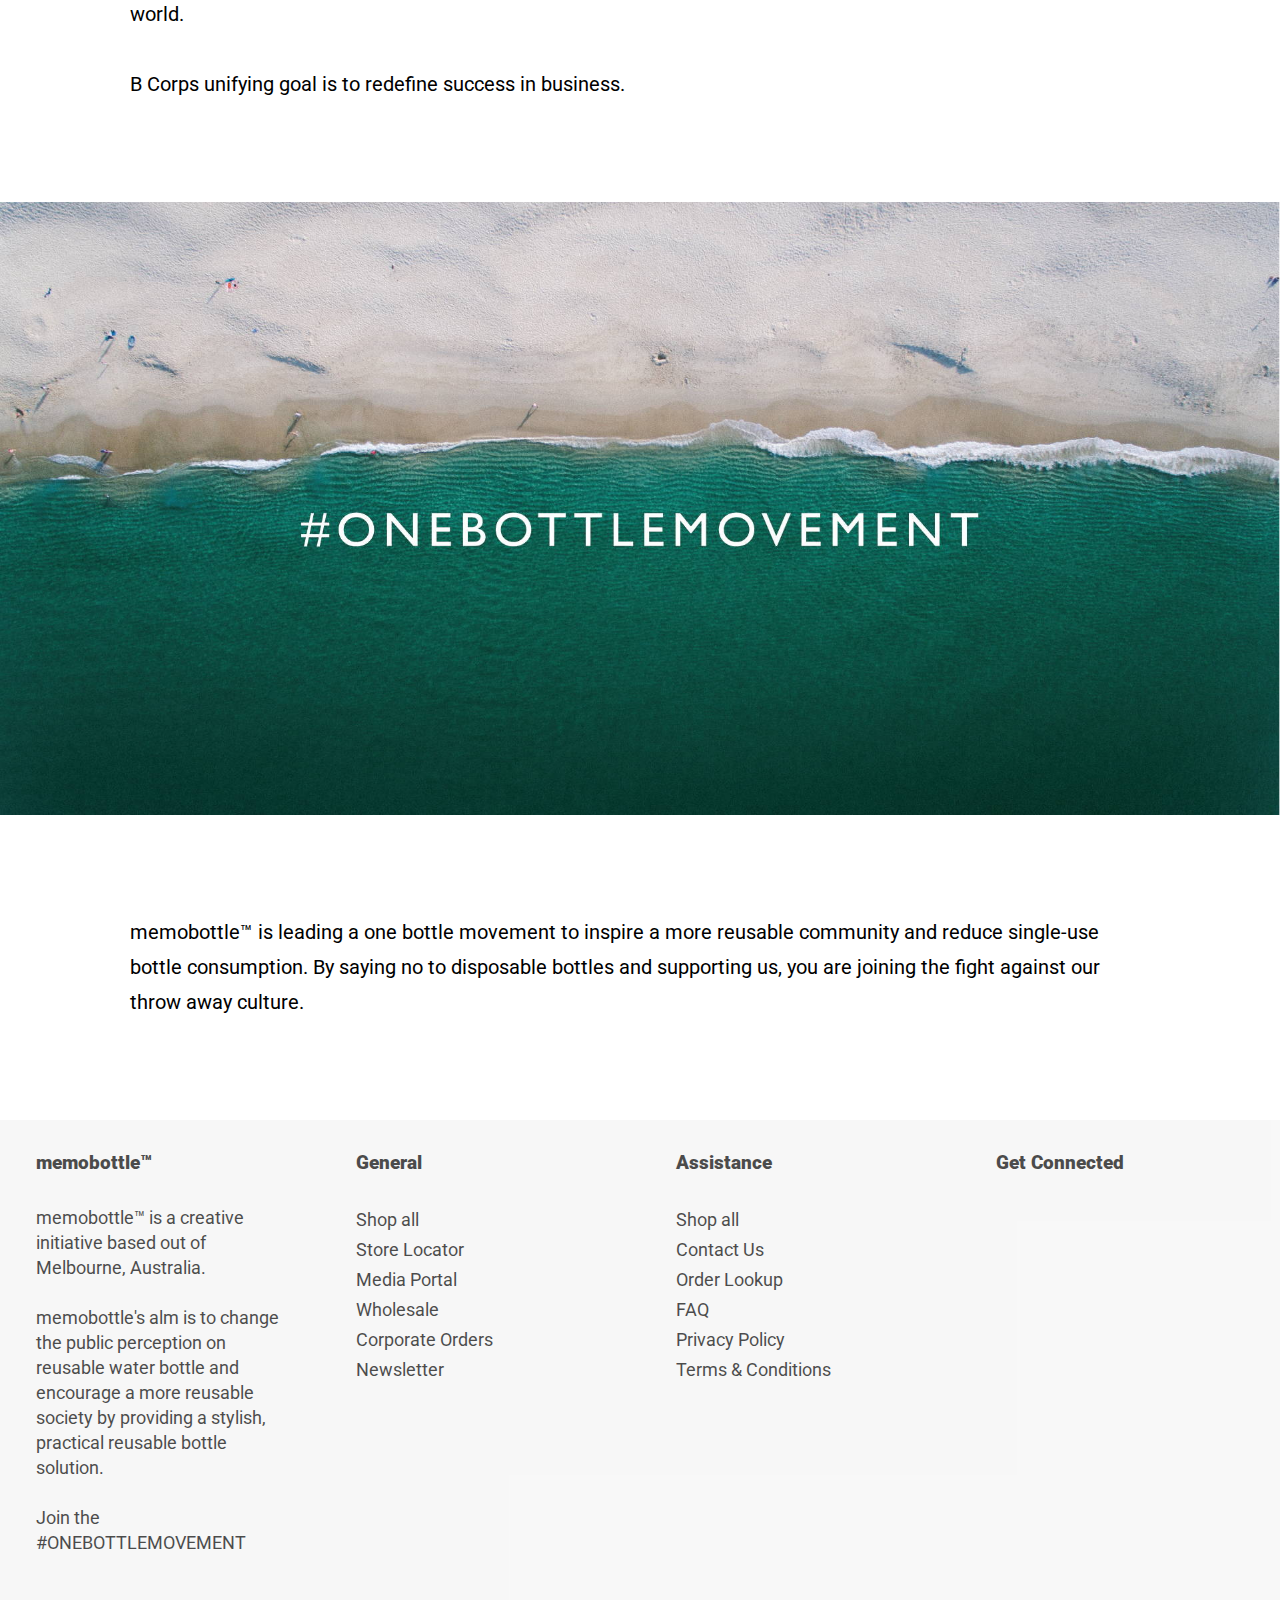
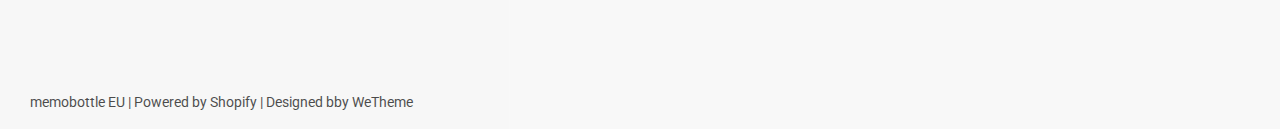
<file: story.html>
<!DOCTYPE html>
<html lang="es">

<head>
    <meta charset="utf-8" />
    <title>Base de código</title>
    <!--<meta name=viewport content="initial-scale=1.0, width=device-width" />-->
    <link rel="stylesheet" href="css/reset.css" />
    <link rel="stylesheet" href="css/estilos.css" />
    <link rel="stylesheet" href="https://use.fontawesome.com/releases/v5.8.1/css/all.css" integrity="sha384-50oBUHEmvpQ+1lW4y57PTFmhCaXp0ML5d60M1M7uH2+nqUivzIebhndOJK28anvf" crossorigin="anonymous">
</head>

<body>
       <div class="nav-bar">
        <div class="burger">
            <a href="index.html" class=lanzador-menu id="enlace-menu">
                <i class="fas fa-bars"></i>
            </a></div>
        
        <div class="cart">
            <a href="/cart" class="site-header__cart-toggle js-drawer-open-right-link" aria-controls="CartDrawer" aria-expanded="false"></a>
                        <i class="fa fa-shopping-cart fa-lg"></i></div>
        
        <div>
            <a href="index.html">
                <img src="img/logo.png">
            </a></div>
        
        
        <div id="menu" class="navegacion">
            <ul class="site-nav">
                
                <li><a href="index.html">Shop</a></li>
                <li><a href="story.html">Story</a></li>
                <li><a href="story.html">The Nourishment</a></li>

            </ul>

            <ul class="icon-links">
                <li>
                    <select class="idiom" name="currencies">
                        <option value="EUR" selected="selected">EUR</option>
                        <option value="GBP">GBP</option>
                        <option value="SEK">SEK</option>
                        <option value="NOK">NOK</option>
                        <option value="CHF">CHF</option>
                        <option value="DKK">DKK</option>
                        <option value="RUB">RUB</option>
                        <option value="HRK">HRK</option>
                        <option value="CZK">CZK</option>
                    </select>

                </li>

                <li>
                    <a href="/search" class="search-button">
            <i class="fas fa-search fa-lg"></i>
                    </a>
                </li>


            </ul>
        </div>

    </div>


   <div class="helpbutton">
            
        <a href="index.html" class="help"><i class="far fa-question-circle"></i><span> Ayuda</span></a>
        
        </div>
    
<div class="memo">
    <div class="title iframe">
    <h2> The memobottle™ Story</h2>
    <hr class="line"> </div>
    <iframe class="shogun-video-embed" src="https://player.vimeo.com/video/257651583?autoplay=0&amp;loop=0&amp;title=1&amp;byline=1" allowfullscreen=""></iframe>
    
    </div>
    
   <div class="memo">
    <div class="title">
        <h2> We are memobottle™, a creative initiative based out of Melbourne, Australia.</h2></div>
    <div class="grid story">

            <div class="storygallery flex-item"> 
            <div class="text">
   Growing up in a small coastal town south of Melbourne our co-founders Jesse Leeworthy and Jonathan Byrt saw first hand the devastating effect that single use plastic water bottles were having on our oceans and enviroment, an issue not unique to Australia.
                </div>
    </div>
        
            <div class="storygallery flex-item"> 
    <img src="img/story/img1.jpg">
    </div>
        
            <div class="storygallery flex-item"> 
    <img src="img/story/img2.jpg">
    </div>

            <div class="storygallery flex-item"> 
            <div class="text">
   Human convenience is often the catalyst for environmental harm. We understood to lead a social movement, and break the populations dependence on single-use drink bottles, a truly convenient, beautiful alternative needed to be created.
                </div>
    </div>
        
            <div class="storygallery flex-item"> 
            <div class="text">
   The memobottle™ is a premium, reusable, flat water bottle designed to fit where other bottles don’t. In your bag alongside computers, books and valuables. Every element of the memobottle™ has been carefully considered, from its innovative shape to the premium grade packaging.
                </div>
    </div>
        
            <div class="storygallery flex-item"> 
    <img src="img/story/img3.jpg">
    </div>
        
            <div class="flex-item"> <div class="storygallery big special"> 
    <img src="img/story/img4.jpg">
    </div>
        <h2 class="upstanding">memobottle™ aims to challenge how we as a society think about water consumption, and to educate about the environmental costs of our modern conveniences.</h2>
                </div>
        
            <div class="flex-item">  <div class="storygallery big special"> 
    <img src="img/story/img5.jpg">
    </div>
        <h2 class="upstanding">Every memobottle™ sold provides one person with two months' access to clean water.</h2>
        <h2 class="text">Memobottle™ is a proud supporter of water.org, a not-for-profit organisation that works in developing nations to provide clean drinking water to those in need. Water.org has empowered over 10 million people with access to safe water and sanitation.<br><br>

The path to breaking the poverty cycle starts at access to safe water. Together with water.org, memobottle™ has provided 2,247,992 days of clean drinking water to people in need.</h2></div>
        
            <div class="flex-item"> <div class="storygallery big special "> 
    <img src="img/story/img6.jpg">
    </div>
        <h2 class="upstanding">memobottle™ is a member of the B Corp movement</h2>
        <h2 class="text">At memobottle™ we understand that we’re apart of something bigger. We have a responsibility to use our potential to solve the social and environmental challenges facing humanity.<br><br>

B Corporations represent an emerging group of businesses that are dedicated to using the power of business to create a positive impact on the world, not competing to be the best in the world but rather, to be the best for the world.<br><br>

B Corps unifying goal is to redefine success in business.</h2></div>
        
       <div class="flex-item">  <div class="storygallery big special"> 
    <img src="img/story/img7.jpg">
    </div>
        <h2 class="text story">memobottle™ is leading a one bottle movement to inspire a more reusable community and reduce single-use bottle consumption. By saying no to disposable bottles and supporting us, you are joining the fight against our throw away culture.</h2>
       </div>
        
       </div>
    

       
    </div>
       <footer>
           <div class="info">
    <div class="column">
           <h1>memobottle™</h1>
        <span>memobottle™ is a creative initiative based out of Melbourne, Australia.<br><br>
        memobottle's alm is to change the public perception on reusable water bottle and encourage a more reusable society by providing a stylish,   practical reusable bottle solution.<br><br>
        Join the #ONEBOTTLEMOVEMENT</span></div>
           <div class="column">
           <h1>General</h1>
        <a href="index.html">Shop all</a><br>
               <a href="index.html">Store Locator</a><br>
               <a href="index.html">Media Portal</a><br>
               <a href="index.html">Wholesale</a><br>
               <a href="index.html">Corporate Orders</a><br>
               <a href="index.html">Newsletter</a><br>
           </div>
           <div class="column">
           <h1>Assistance</h1>
        <a href="index.html">Shop all</a><br>
               <a href="index.html">Contact Us</a><br>
               <a href="index.html">Order Lookup</a><br>
               <a href="index.html">FAQ</a><br>
               <a href="index.html">Privacy Policy</a><br>
               <a href="index.html">Terms &amp; Conditions</a><br>
           </div>
           <div class="column">
           <h1>Get Connected</h1>
            <i class="fab fa-facebook-f"></i>
            <i class="fab fa-instagram"></i>
           </div>
                 </div>
           <div class="footerline">
        <div class="copyright">memobottle EU | Powered by Shopify | Designed bby WeTheme</div>
           <div class="sponsor">
       <i class="fab fa-cc-amex"></i>
              <i class="fab fa-apple-pay"></i>
               <i class="fab fa-cc-mastercard"></i>
               <i class="fab fa-cc-paypal"></i>
               <i class="fab fa-cc-visa"></i></div>
               </div>
  
       </footer>
    		<script src="js/javascript.js"></script>
</body>
 
            

</html>
</file>
<file: css/estilos.css>
@import url('https://fonts.googleapis.com/css?family=Roboto:100,300,400,500,700');

* {
    box-sizing: border-box;
}

body {
    font-family: Roboto, sans-serif;
}

.nav-bar {
    top: 0px;
    background-color: white;
    display: flex;
    color: black;
    font-size: 15px;
    font-weight: 500;
    height: 67;
    left: 0;
    line-height: 24px;
    padding: 30px 30px;
    position: fixed;
    text-transform: uppercase;
    width: 100%;
    justify-content: flex-start;
    z-index: 30;
}
.lanzador-menu{
    font-size: 25px;
    display: none;
    position: absolute;
    z-index: 10;
}
.nav-bar a {
    text-decoration: none;
    color: black;
}

.navegacion {
    width: 90%;
    text-align: right;
    position: absolute;
}


li {
    padding: 0 0 0 40px;
    display: inline-block;
}

ul {
    display: inline-block;
    
}
.site-nav, .idiom{
    display:inline;
}
.techspecs i{
    font-size: 7px;
    bottom: 20px
}
.techspecs ul {
  display:grid;
    list-style-type: square;
    line-height: 30px;
    margin: 60px 0 50px 0;
    font-weight: 700;
}

.techspecs li {
    padding: 0 20px;
    display: inline-block;
}

.banner {
    background-image: url(../img/home/banner.jpg);
    background-size: cover;
    background-position: center;
    width: 100%;
    height: 92vh;
    display: flex;

}

iframe{
    width: 100%;
    height: 100vh;
}

.textbanner {
    margin: auto;
    color: white;
    text-align: center;
}

h1 {
    font-weight: 900;
    font-size: 50px;

}
.techspecs h1{
    font-weight: 400;
    font-size: 40px;
    margin-bottom: 50px;
}

hr {
    display: inline-block;
    margin: 20px 0 20px 0;
    text-align: center;
    width: 60px;
    height: 3px;
    background-color: white;
    border: none;
}

.textbanner span {
    font-size: 25px;
    color: white;
    text-align: center;
    display: inline-block;
}

.shopnow {
    color: white;
    text-decoration: none;
    font-size: 15px;
    font-weight: 700;
    letter-spacing: 1px;
    padding: 18px 38px;
    text-align: center;
    display: inline-block;
    margin: 30px;
    cursor: pointer;
    border: 2px solid white;
}

.helpbutton {
    border-radius: 20px;
    color: white text-align: center;
    background-color: grey;
    width: 110px;
    height: 40px;
    position: fixed;
    bottom: 30px;
    left: 30px;
    z-index: 10;
}
.search-button{
    display: block;
}
.helpbutton a {
    text-decoration: none;
    color: black;
    font-size: 16px;
    font-weight: 700;
    display: inline-block;
    padding: 10px;
    text-align: center;
    width: 100%
}
.helpbutton span {
 display:inline;
}

.memo {
    width: 100%;
    text-align: center;
    

}

.storygallery{
    width: 50%;
    display: flex;
    
}
.storygallery img{
    width: 100%;
    height: 100%;
}


.text{
    text-align: left;
    margin: auto;
    padding: 0 130px 100px 130px;
    line-height: 35px;
    font-size: 20px
}

.title {
    margin: 90px auto;
    text-align: center;
}

h2 {
    font-weight: 400;
    font-size: 30px;
}

.techspecs h2{
    margin-bottom: 50px;
    line-height: 35px;
}

.techspecs span{
    
    line-height: 25px;
    font-size: 16px;

}
.weight{
    font-weight: 600;
}

.upstanding{
    margin: 100px 5vw;
    
}

.title .line {
    background-color: black;
}

.grid {
    width: 100%;
    display: flex;
    flex-flow: row wrap;
    justify-content: space-around;
}

.square {
    width: 25%;
    text-align: center;
}
.story{
        padding-top: 100px;
}

.square img {
    width: 100%;
}

.button {
    color: white;
    text-decoration: none;
    font-size: 15px;
    font-weight: 700;
    letter-spacing: 1px;
    padding: 18px 38px;
    text-align: center;
    display: inline-block;
    margin: 30px;
    cursor: pointer;
    background-color: #222222;
}

.out{
    color: white;
    text-decoration: none;
    font-size: 15px;
    font-weight: 700;
    letter-spacing: 1px;
    padding: 18px 38px;
    text-align: center;
    display: inline-block;
    margin: 30px 0 38px 0;
    cursor: pointer;
    background-color: #222222;
}
.square span {
    display: inline-block;
}
.shop {
   padding: 3vw;
}
.shop a{
    color: black;
    text-decoration: none;
    width: 100%
}

.product {
    margin: 15px;
    font-size: 19px;
}
 .cart{
        position: absolute;
    display:inline;
        right:30px;
    
}
.name {
    opacity: 0.4;
}

.price {
    font-weight: 900;
}

.status {
    font-weight: 900;
}
.soldout{
    color: white;
    text-decoration: none;
    font-size: 13px;
    font-weight: 700;
    letter-spacing: 1px;
    padding: 16px 23px;
    text-align: center;
    display: inline-block;
    background-color: #222222;
    position: absolute;
}

.rectangle {
    opacity: 0.7;
    width: 47%;
    text-align: center;
}
.big {
    width: 100%;
    margin-top: 4vw;
}
 .special {
    width: 100%;
    margin-top: 0vw;
}

.rectangle img {
    width: 100%;
}

.productgrid{
    width: 100%;
    display: flex;
    flex-flow: row wrap;
    justify-content: space-between;
    
}
.techspecs{
    padding: 3vw;
    width: 40%;
    background-color: #f5f5f5;
    height: 100%;
    margin-left: 40px
}
.second{
    width: 50%;
}
.techspecs img{
    margin: 70px 0;
    width: 100%;
    max-width: 430px;
}


.techgallery{
width: 100%;
    margin: 15px 0;
}

.techgallery img{
    width: 100%;
}
.iframe{
        margin: 170px auto 10px auto;
    }
button{
    font-size: 12px;
    opacity: 0.2;
    border: none;
    margin-bottom: 30px;
}
.quantity{
    background-color: transparent;
    border: none;
    text-align: center;
    font-size: 20px;
    width: 40px;
}
.eur{
    font-size: 40px;
    font-weight: 400;
    
}
.socialmedia{
    margin: 20px;
}
.socialmedia i{
    margin: 0 10px;
    font-size: 23px;
    
}
.none{
    display: block;
}

footer{
        opacity: 0.7;
    background-color: #f5f5f5;
}
.info{
    font-size: 18px;
    width: 100%;
    display: flex;
    justify-content: space-around;
}
.info h1{
    font-size: 19px;
    margin-bottom: 30px;
}
.column{

    width: 24%;
    padding: 30px;
    line-height: 25px;
}
.info a{
    text-decoration: none;
    color: black;
    margin-bottom: 20px;
    line-height: 30px;
}
.info i{
    font-size: 30px;
    width: 30px;
}
.footerline{
    width: 100%;
    display: flex;
    justify-content: space-between;
}
.copyright{
    width: 40%;
    font-size: 14px;
    position: relative;
    bottom: 20px;
    left: 30px;
    margin-top: 130px;
}
.sponsor{
    width: 30px;
    text-align: right;
    font-size: 40px;
    width: 40%;
    position: relative;
    bottom: 30px;
    right: 50px;
    margin-top: 130px;
}
.sponsor i{
    width: 50px;
}



/*Media query -------------------------------------------------------------------------*/

/*TABLET -------------------------------------------------------------------------*/


@media (max-width: 768px) {
    
    
 
    .site-nav{
    display:grid;
    min-width: 200px;
        
}
    
    
    .js .navegacion{
		height: 100vh;
        max-width: 0vw;
        padding: 90px 0px;
        opacity: 1;
		overflow: hidden;
		transition: max-width .5s;
		position: absolute;
		top: 0px;
        text-align: left;
		left: 0px;
		right: 30px;
		background-color: #ededed;
	}
    
    	.js .navegacion a{
        display: block;
        min-width:50px; 
		padding: 5px 10px;
		color: #1c1c1c;
        margin: 5px 0px;
		
	}
    

	.js .navegacion.menu-desplegado{
		max-width:50vw;
	}  
    .nav-bar{
        justify-content: center;
    }
    
   .idiom{
    display: none;
}
    .search-button{
    display: none;
}
    
.lanzador-menu{
    position: absolute;
    display:inline;
    
}
    .burger{
        position: absolute;
    display:inline;
        left: 30px;
    
}
    
    .navegacion {
    width: 50%;

}
    
    .banner {
    background-image: url(../img/home/banner.jpg);
    background-size:contain;
    background-repeat: no-repeat;
    background-position: top;
    width: 100%;
    height: 89vw;
    display: flex;
}
    
    .textbanner {
    color: black;
    margin: 60vw auto auto auto;
}
    h1 {
    font-weight: 900;
    font-size: 30px;

}
    hr {
    background-color: black;
}
    .textbanner span {
    color: black;
        font-size: 18px
}

.shopnow {
    color: black;
    font-size: 15px;
    border: 2px solid black;
     padding: 14px 31px;
}
    
    .helpbutton {
    width: 40px;
}

.helpbutton a {
    font-size: 18px;
}
    .helpbutton span {
 display:none;
}
    h2 {
    font-size: 25px;
}

.square {
    width: 50%;
}
    
    .rectangle {
    opacity: 0.7;
    width: 100%;
        margin: 20px;
    text-align: center;
}
.big {
    margin: 0px;
    width: 100%;
    margin-top: 4vw;
}
 .special {
    width: 100%;
    margin-top: 0vw;
}

.rectangle img {
    width: 100%;
}
    .sponsor i{
    width: 50px;
}
    
        .productgrid{
    width: 100%;
    flex-flow: row wrap;
    flex-direction: column-reverse;
    
}
.techspecs{
    margin: 0;
    padding: 40px;
    width: 100%;
}
.second{
    width: 100%;
}

.techgallery{
width: 100%;
}
    .none{
        display: none;
    }
    
    .info{
    flex-flow: row wrap;
}
.info h1{
    margin-bottom: 30px;
}
    .column{
    width: 50%;
    padding: 10px 30px;
}

.footerline{
    flex-flow: row wrap;
}
.copyright{
    width: 100%;
    bottom: 20px;
    left: 0px;
    text-align: center;
}
.sponsor{
    text-align: center;
    width: 100%;
    bottom: 50px;
    right: 0px;
    margin-top: 100px;
}
.sponsor i{
    width: 70px;
}

iframe{
    height: 40vh;
}

    .title h2{
        margin: 0 13vw;
        line-height: 35px;
    }

.storygallery{
    width: 100%;
    display: flex;
    
}
.storygallery img{
    width: 100%;
    height: 100%;
}
    
.flex-item:nth-of-type(1) { order: 2; }
.flex-item:nth-of-type(2) { order: 1; }
.flex-item:nth-of-type(3) { order: 3; }
.flex-item:nth-of-type(4) { order: 4; }
.flex-item:nth-of-type(5) { order: 6; }
.flex-item:nth-of-type(6) { order: 5; }
.flex-item:nth-of-type(7) { order: 7; }
.flex-item:nth-of-type(8) { order: 8; }
.flex-item:nth-of-type(9) { order: 10; }
.flex-item:nth-of-type(10) { order: 9; }
    
    .text{
    text-align: left;
    margin: auto;
    padding: 60px 40px 60px 40px;
    line-height: 25px;
    font-size: 15px
}

.title {
    margin: 90px auto;
    text-align: center;
}
    .iframe{
        margin: 120px auto 10px auto;
    }
    .upstanding{
        margin: 50px 40px 50px 40px;
        font-size: 19px;
        line-height: 29px;
    }
}


/*MOBILE -------------------------------------------------------------------------*/


@media (max-width: 500px) {
    
         h1 {
             margin-top: 20px;
    max-width: 60vw;
    line-height: 50px;
    font-size: 40px;

}
    .techspecs h2{
    font-size: 19px;
        margin: 0;
}

     .banner {
    background-image: url(../img/home/banner.jpg);
    background-size:contain;
    background-repeat: no-repeat;
    background-position: top;
    width: 100%;
    height: 89vw;
         min-height: 550px;
    display: flex;
}
        h2 {
    margin: 0 20vw;
    font-size: 29px;
    font-weight: 500;
    line-height: 40px;
}
    
    .iframe{
        margin: 60px auto 10px auto;
    }
iframe{
    height: 40vh;
}
    .iframe{
        margin: 150px auto 10px auto;
    }
    .title h2{
    margin: auto;
        font-size: 25px;
}
    
.info h1{
    margin-bottom: 10px;
}
     
    
.column{
    width: 100%;
}
}
</file>
